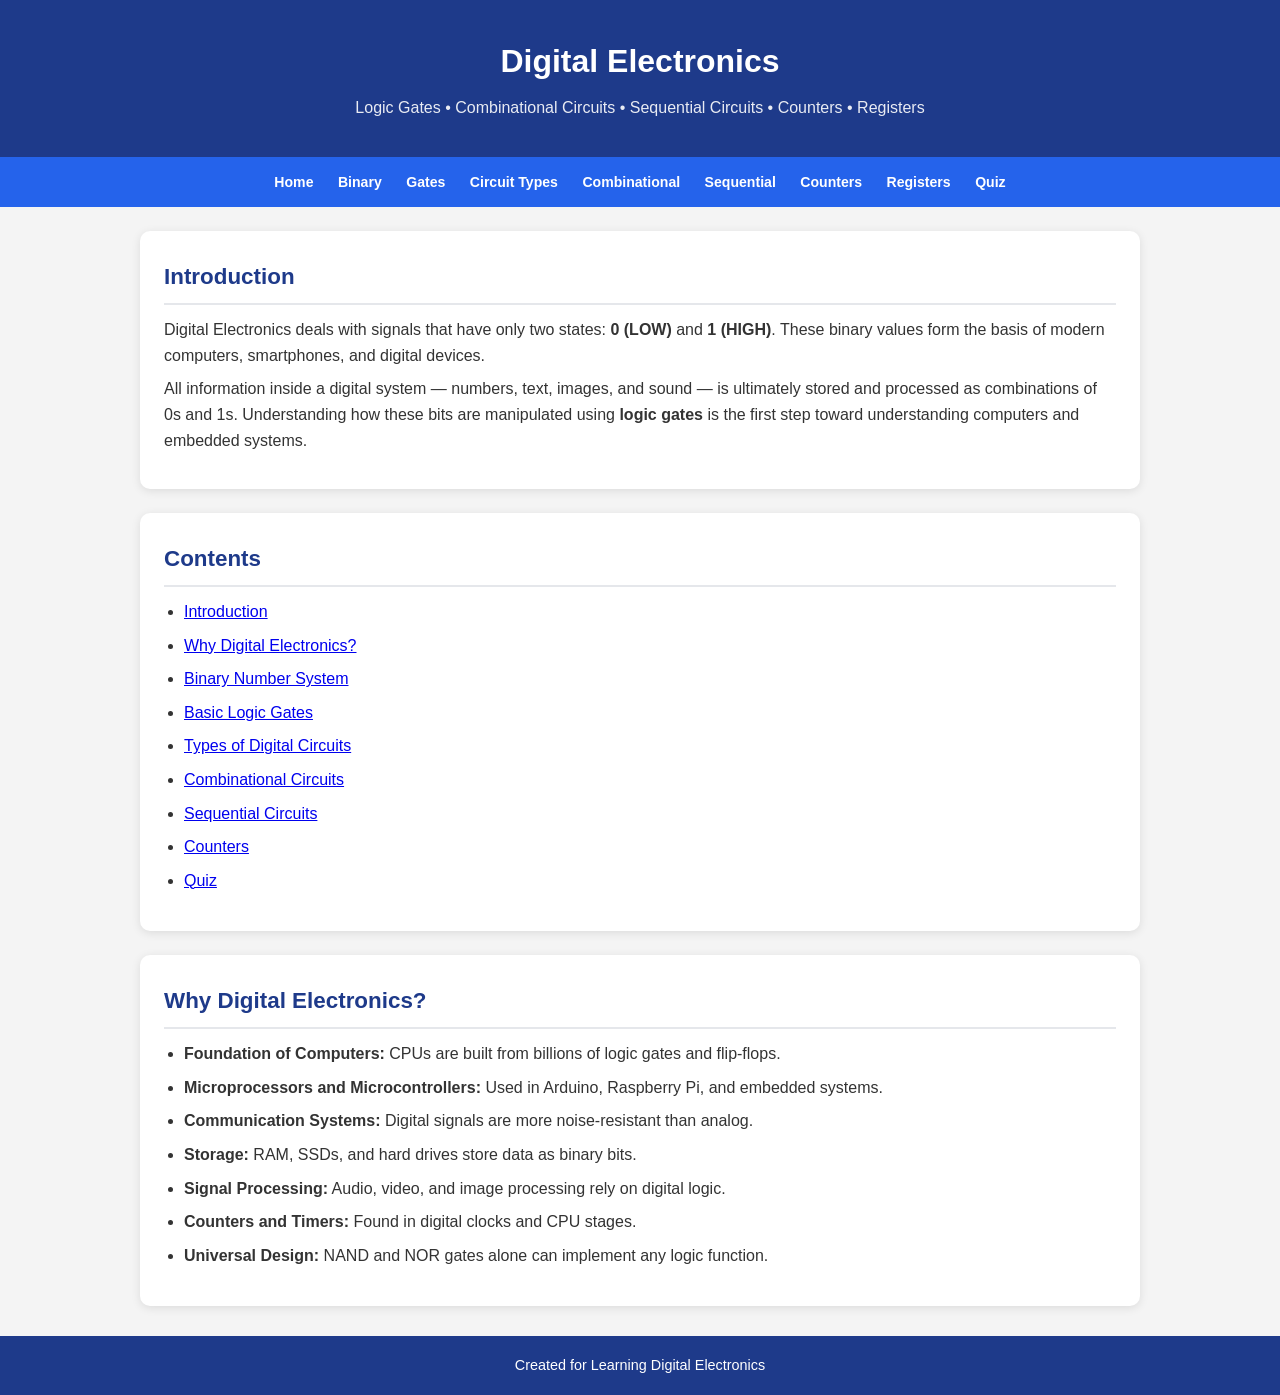
<file: index.html>
<!DOCTYPE html>
<html lang="en">
<head>
  <meta charset="UTF-8" />
  <meta name="viewport" content="width=device-width, initial-scale=1.0" />
  <title>Digital Electronics</title>
  <link rel="stylesheet" href="style.css" />
</head>
<body>
  <header>
    <h1>Digital Electronics</h1>
    <p>Logic Gates • Combinational Circuits • Sequential Circuits • Counters • Registers</p>
  </header>

  <nav aria-label="Main navigation">
    <a href="index.html">Home</a>
    <a href="binary.html">Binary</a>
    <a href="gates.html">Gates</a>
    <a href="circuits.html">Circuit Types</a>
    <a href="combinational.html">Combinational</a>
    <a href="sequential.html">Sequential</a>
    <a href="counters.html">Counters</a>
    <a href="registers.html">Registers</a>
    <a href="quiz.html">Quiz</a>
  </nav>

 <section id="intro">
    <h2>Introduction</h2>
    <p>Digital Electronics deals with signals that have only two states: <strong>0 (LOW)</strong> and <strong>1 (HIGH)</strong>. These binary values form the basis of modern computers, smartphones, and digital devices.</p>
    <p>All information inside a digital system — numbers, text, images, and sound — is ultimately stored and processed as combinations of 0s and 1s. Understanding how these bits are manipulated using <strong>logic gates</strong> is the first step toward understanding computers and embedded systems.</p>
  </section>
  
  <section id="contents">
    <h2>Contents</h2>
    <ul>
      <li><a href="#intro">Introduction</a></li>
      <li><a href="#why">Why Digital Electronics?</a></li>
      <li><a href="binary.html">Binary Number System</a></li>
      <li><a href="gates.html">Basic Logic Gates</a></li>
      <li><a href="circuits.html">Types of Digital Circuits</a></li>
      <li><a href="combinational.html">Combinational Circuits</a></li>
      <li><a href="sequential.html">Sequential Circuits</a></li>
      <li><a href="counters.html">Counters</a></li>
      <li><a href="quiz.html">Quiz</a></li>
    </ul>
  </section>

  <section id="why">
    <h2>Why Digital Electronics?</h2>
    <ul>
      <li><strong>Foundation of Computers:</strong> CPUs are built from billions of logic gates and flip-flops.</li>
      <li><strong>Microprocessors and Microcontrollers:</strong> Used in Arduino, Raspberry Pi, and embedded systems.</li>
      <li><strong>Communication Systems:</strong> Digital signals are more noise-resistant than analog.</li>
      <li><strong>Storage:</strong> RAM, SSDs, and hard drives store data as binary bits.</li>
      <li><strong>Signal Processing:</strong> Audio, video, and image processing rely on digital logic.</li>
      <li><strong>Counters and Timers:</strong> Found in digital clocks and CPU stages.</li>
      <li><strong>Universal Design:</strong> NAND and NOR gates alone can implement any logic function.</li>
    </ul>
  </section>

  <footer class="footer">
    <p>Created for Learning Digital Electronics</p>
  </footer>
</body>
</html>
</file>
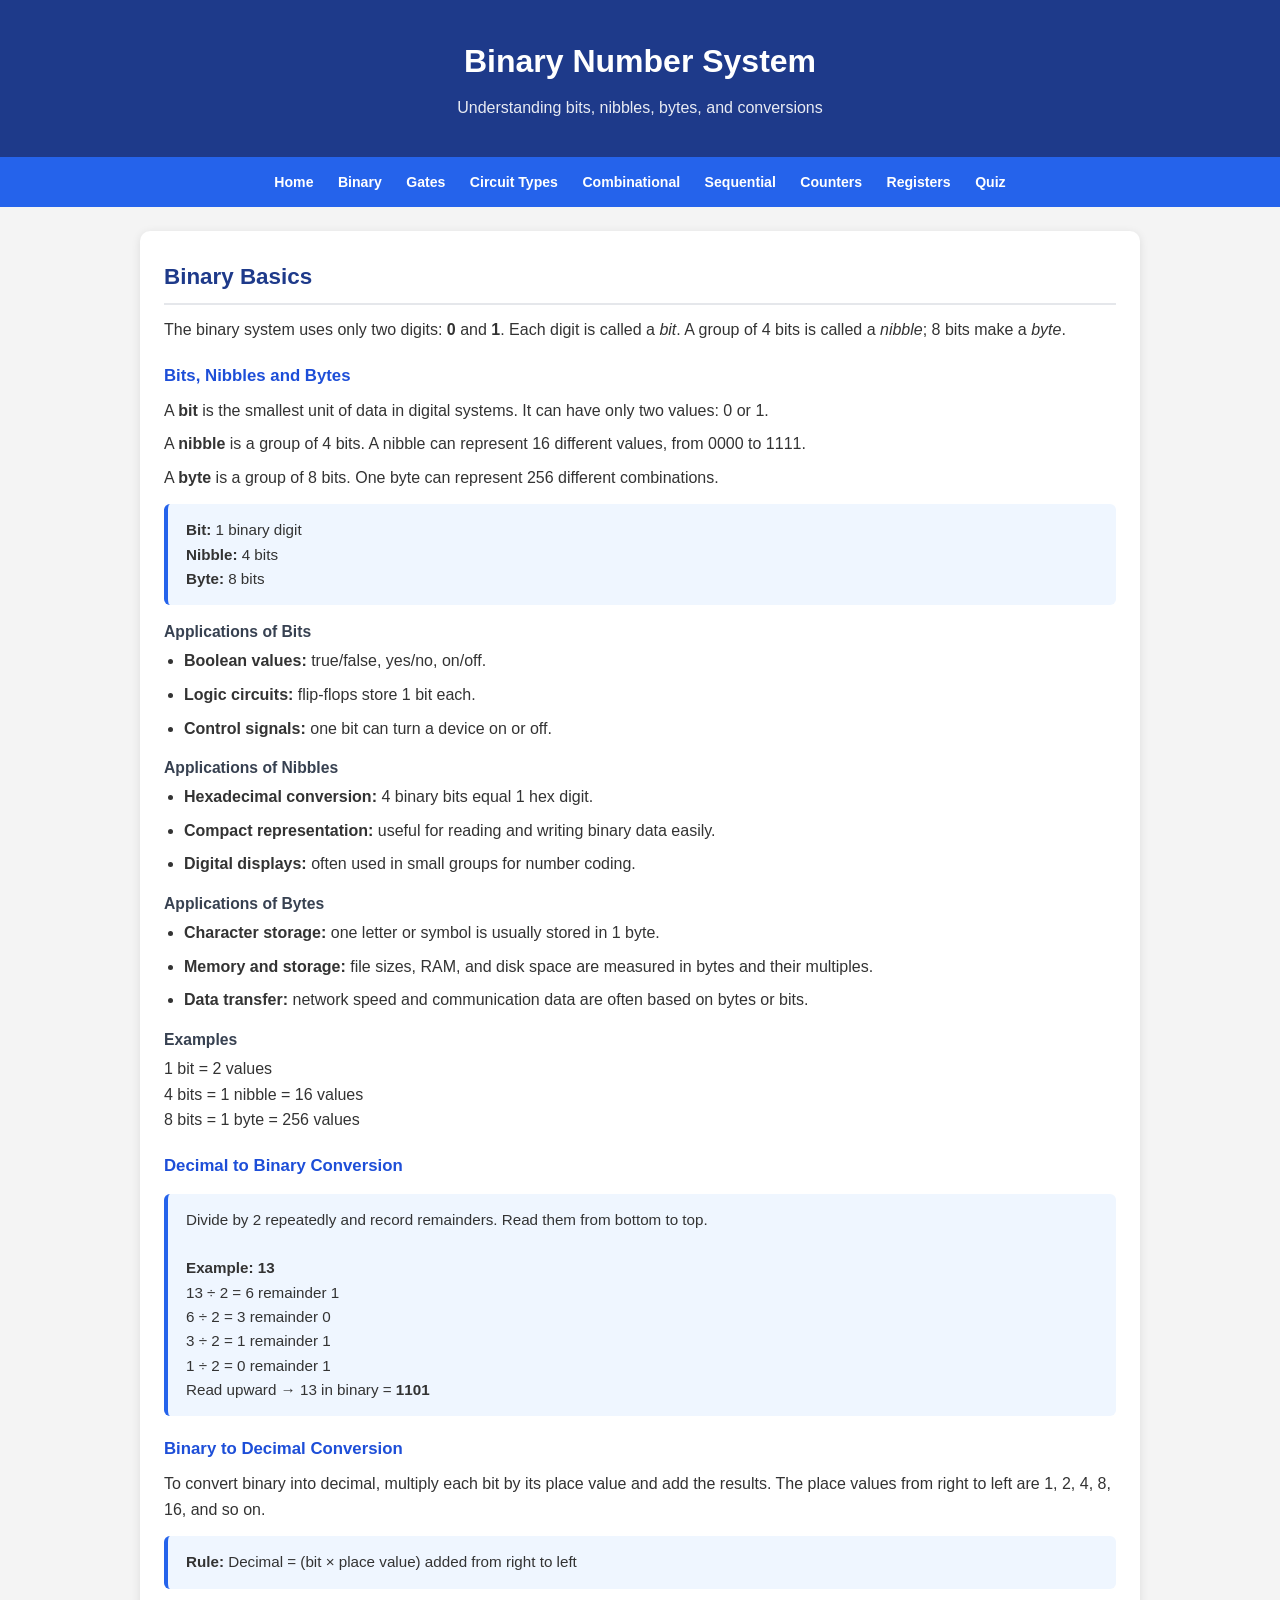
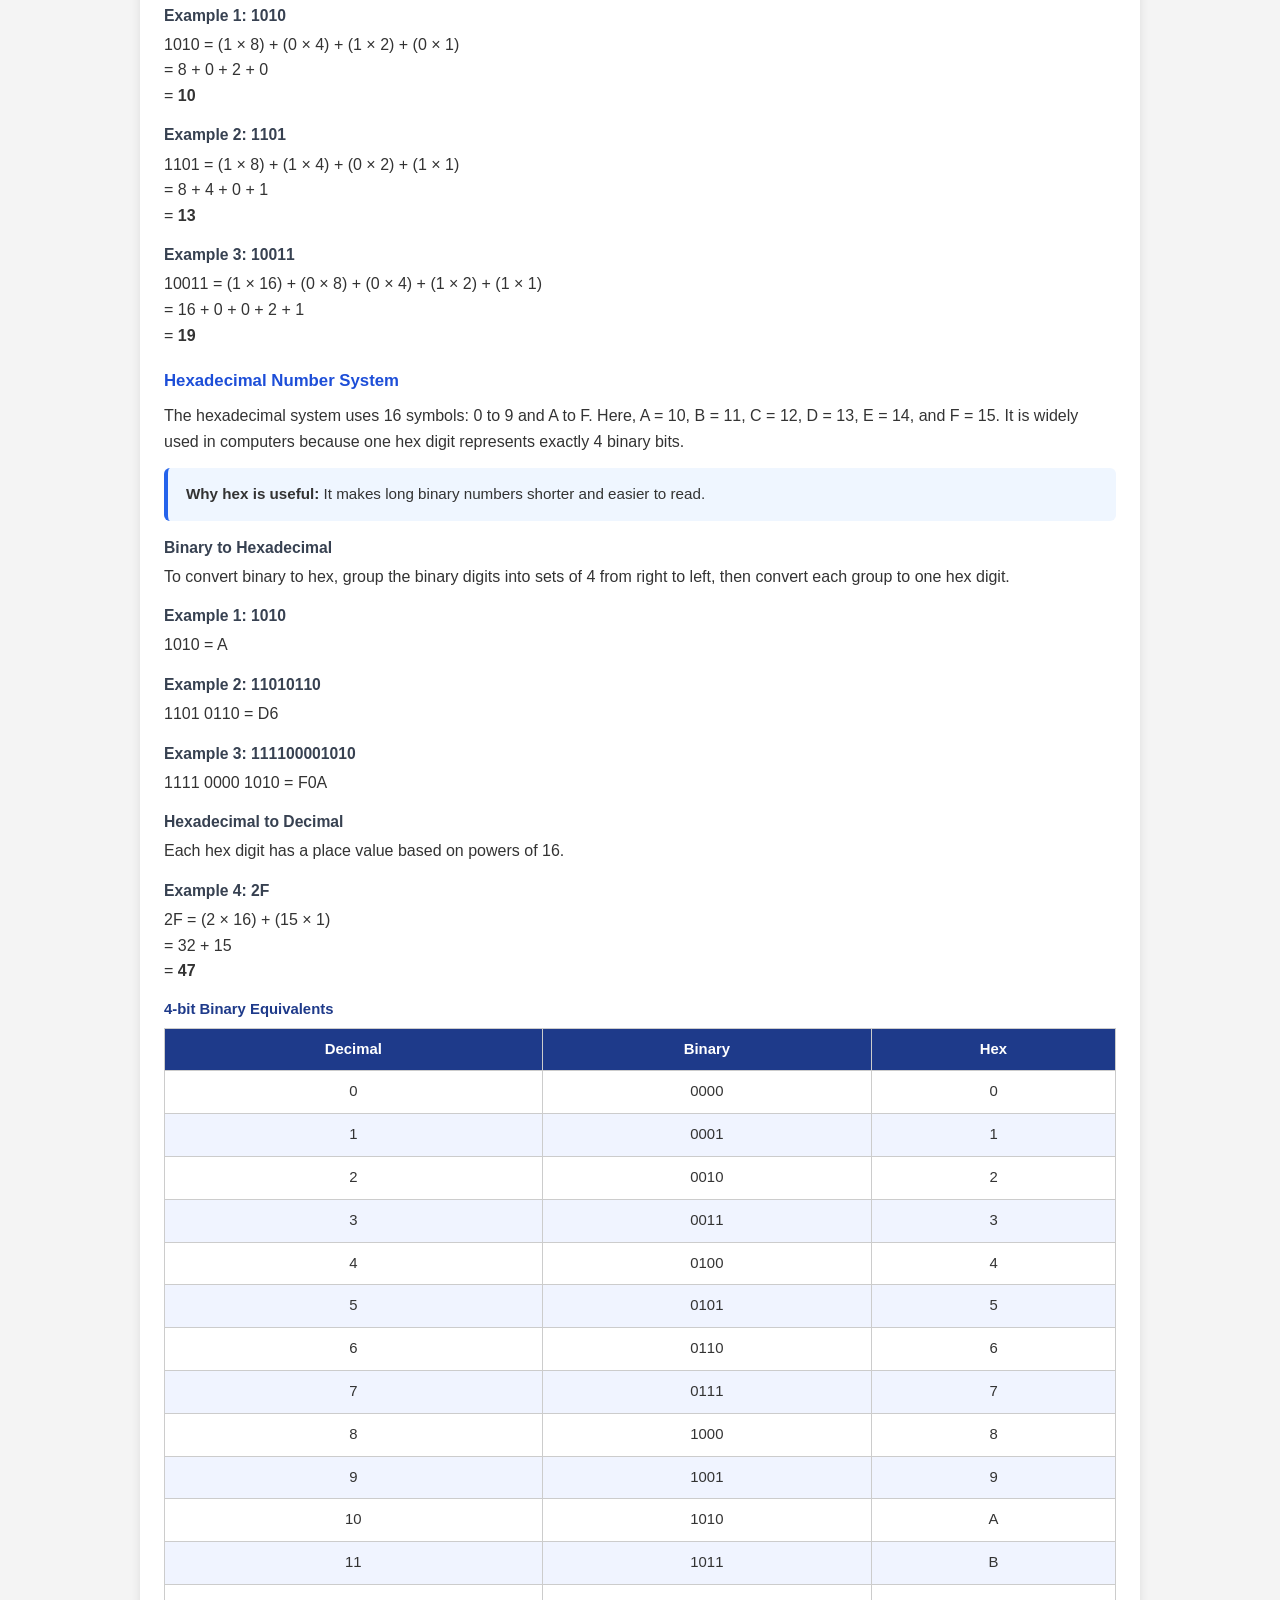
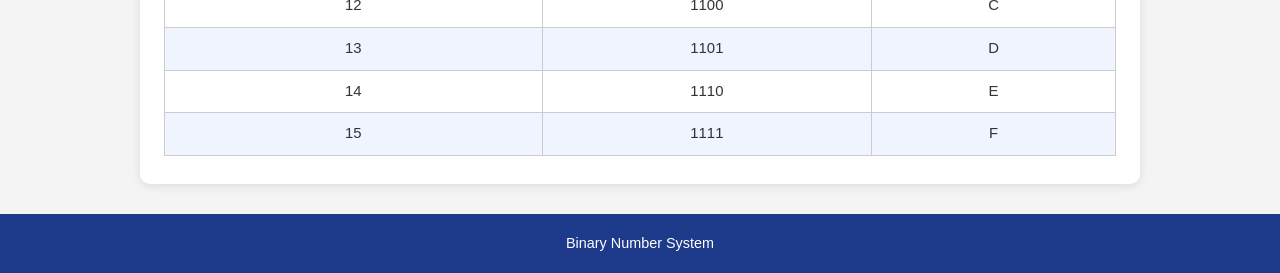
<file: binary.html>
<!DOCTYPE html>
<html lang="en">
<head>
  <meta charset="UTF-8" />
  <meta name="viewport" content="width=device-width, initial-scale=1.0" />
  <title>Binary Number System</title>
  <link rel="stylesheet" href="style.css" />
</head>
<body>
  <header>
    <h1>Binary Number System</h1>
    <p>Understanding bits, nibbles, bytes, and conversions</p>
  </header>

  <nav aria-label="Main navigation">
    <a href="index.html">Home</a>
    <a href="binary.html">Binary</a>
    <a href="gates.html">Gates</a>
    <a href="circuits.html">Circuit Types</a>
    <a href="combinational.html">Combinational</a>
    <a href="sequential.html">Sequential</a>
    <a href="counters.html">Counters</a>
    <a href="registers.html">Registers</a>
    <a href="quiz.html">Quiz</a>
  </nav>

  <section>
    <h2>Binary Basics</h2>
    <p>The binary system uses only two digits: <strong>0</strong> and <strong>1</strong>. Each digit is called a <em>bit</em>. A group of 4 bits is called a <em>nibble</em>; 8 bits make a <em>byte</em>.</p>
<h3>Bits, Nibbles and Bytes</h3>
<p>A <strong>bit</strong> is the smallest unit of data in digital systems. It can have only two values: 0 or 1.</p>

<p>A <strong>nibble</strong> is a group of 4 bits. A nibble can represent 16 different values, from 0000 to 1111.</p>

<p>A <strong>byte</strong> is a group of 8 bits. One byte can represent 256 different combinations.</p>

<div class="info-box">
  <strong>Bit:</strong> 1 binary digit<br>
  <strong>Nibble:</strong> 4 bits<br>
  <strong>Byte:</strong> 8 bits
</div>

<h4>Applications of Bits</h4>
<ul>
  <li><strong>Boolean values:</strong> true/false, yes/no, on/off.</li>
  <li><strong>Logic circuits:</strong> flip-flops store 1 bit each.</li>
  <li><strong>Control signals:</strong> one bit can turn a device on or off.</li>
</ul>

<h4>Applications of Nibbles</h4>
<ul>
  <li><strong>Hexadecimal conversion:</strong> 4 binary bits equal 1 hex digit.</li>
  <li><strong>Compact representation:</strong> useful for reading and writing binary data easily.</li>
  <li><strong>Digital displays:</strong> often used in small groups for number coding.</li>
</ul>

<h4>Applications of Bytes</h4>
<ul>
  <li><strong>Character storage:</strong> one letter or symbol is usually stored in 1 byte.</li>
  <li><strong>Memory and storage:</strong> file sizes, RAM, and disk space are measured in bytes and their multiples.</li>
  <li><strong>Data transfer:</strong> network speed and communication data are often based on bytes or bits.</li>
</ul>

<h4>Examples</h4>
<p>
  1 bit = 2 values<br>
  4 bits = 1 nibble = 16 values<br>
  8 bits = 1 byte = 256 values
</p>

    <h3>Decimal to Binary Conversion</h3>
    <div class="info-box">
      Divide by 2 repeatedly and record remainders. Read them from bottom to top.
      <br /><br />
      <strong>Example: 13</strong><br />
      13 ÷ 2 = 6 remainder 1<br />
      6 ÷ 2 = 3 remainder 0<br />
      3 ÷ 2 = 1 remainder 1<br />
      1 ÷ 2 = 0 remainder 1<br />
      Read upward → 13 in binary = <strong>1101</strong>
    </div>
<h3>Binary to Decimal Conversion</h3>
<p>To convert binary into decimal, multiply each bit by its place value and add the results. The place values from right to left are 1, 2, 4, 8, 16, and so on.</p>

<div class="info-box">
  <strong>Rule:</strong> Decimal = (bit × place value) added from right to left
</div>

<h4>Example 1: 1010</h4>
<p>
  1010 = (1 × 8) + (0 × 4) + (1 × 2) + (0 × 1)<br>
  = 8 + 0 + 2 + 0<br>
  = <strong>10</strong>
</p>

<h4>Example 2: 1101</h4>
<p>
  1101 = (1 × 8) + (1 × 4) + (0 × 2) + (1 × 1)<br>
  = 8 + 4 + 0 + 1<br>
  = <strong>13</strong>
</p>

<h4>Example 3: 10011</h4>
<p>
  10011 = (1 × 16) + (0 × 8) + (0 × 4) + (1 × 2) + (1 × 1)<br>
  = 16 + 0 + 0 + 2 + 1<br>
  = <strong>19</strong>
</p>
<h3>Hexadecimal Number System</h3>
<p>The hexadecimal system uses 16 symbols: 0 to 9 and A to F. Here, A = 10, B = 11, C = 12, D = 13, E = 14, and F = 15. It is widely used in computers because one hex digit represents exactly 4 binary bits.</p>

<div class="info-box">
  <strong>Why hex is useful:</strong> It makes long binary numbers shorter and easier to read.
</div>

<h4>Binary to Hexadecimal</h4>
<p>To convert binary to hex, group the binary digits into sets of 4 from right to left, then convert each group to one hex digit.</p>

<h4>Example 1: 1010</h4>
<p>
  1010 = A
</p>

<h4>Example 2: 11010110</h4>
<p>
  1101 0110 = D6
</p>

<h4>Example 3: 111100001010</h4>
<p>
  1111 0000 1010 = F0A
</p>

<h4>Hexadecimal to Decimal</h4>
<p>Each hex digit has a place value based on powers of 16.</p>

<h4>Example 4: 2F</h4>
<p>
  2F = (2 × 16) + (15 × 1)<br>
  = 32 + 15<br>
  = <strong>47</strong>
</p>

    <div class="table-wrap">
      <table>
        <caption>4-bit Binary Equivalents</caption>
        <thead>
          <tr><th>Decimal</th><th>Binary</th><th>Hex</th></tr>
        </thead>
        <tbody>
          <tr><td>0</td><td>0000</td><td>0</td></tr>
          <tr><td>1</td><td>0001</td><td>1</td></tr>
          <tr><td>2</td><td>0010</td><td>2</td></tr>
          <tr><td>3</td><td>0011</td><td>3</td></tr>
          <tr><td>4</td><td>0100</td><td>4</td></tr>
          <tr><td>5</td><td>0101</td><td>5</td></tr>
          <tr><td>6</td><td>0110</td><td>6</td></tr>
          <tr><td>7</td><td>0111</td><td>7</td></tr>
          <tr><td>8</td><td>1000</td><td>8</td></tr>
          <tr><td>9</td><td>1001</td><td>9</td></tr>
          <tr><td>10</td><td>1010</td><td>A</td></tr>
          <tr><td>11</td><td>1011</td><td>B</td></tr>
          <tr><td>12</td><td>1100</td><td>C</td></tr>
          <tr><td>13</td><td>1101</td><td>D</td></tr>
          <tr><td>14</td><td>1110</td><td>E</td></tr>
          <tr><td>15</td><td>1111</td><td>F</td></tr>
        </tbody>
      </table>
    </div>
  </section>

  <footer class="footer">
    <p>Binary Number System</p>
  </footer>
</body>
</html>
</file>
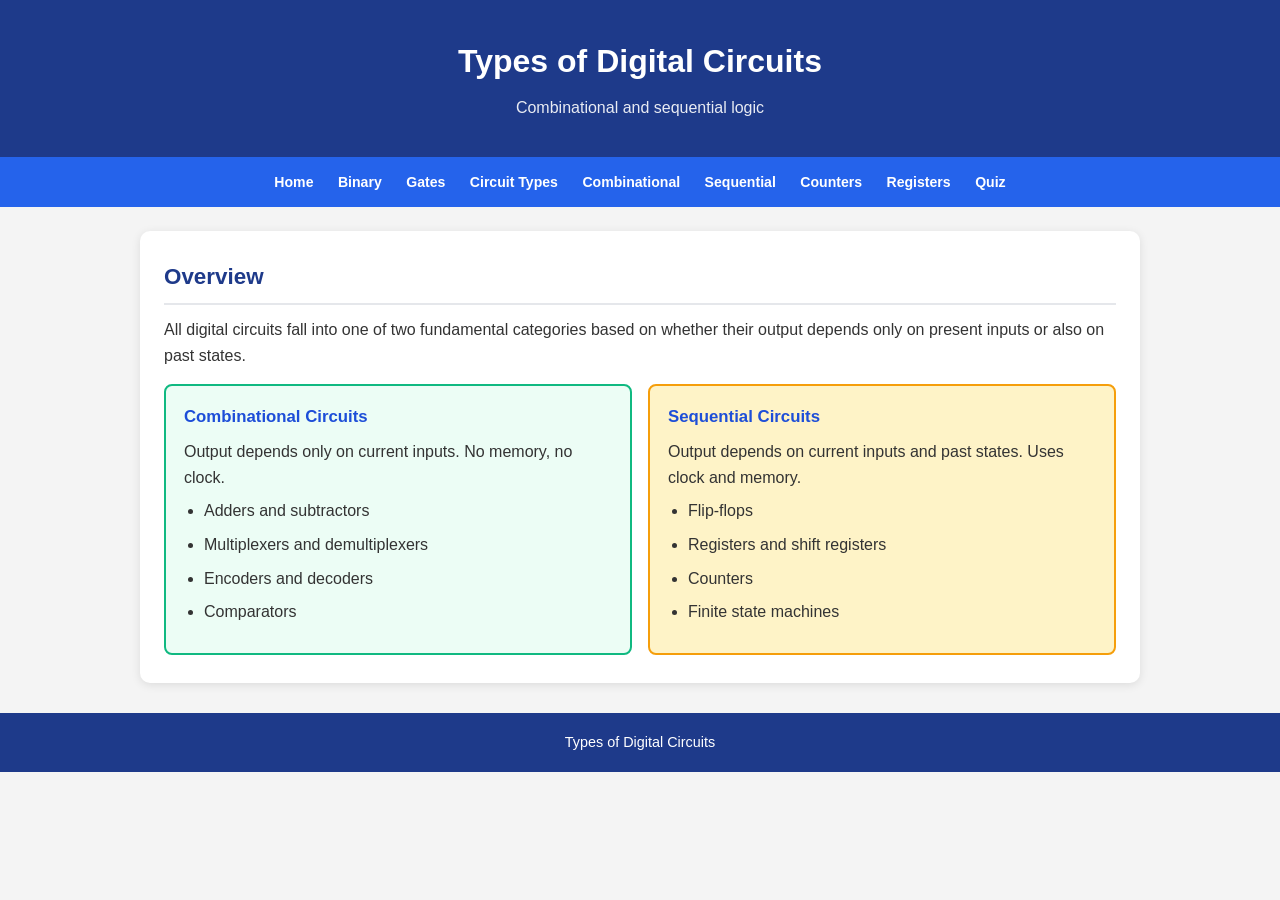
<file: circuits.html>
<!DOCTYPE html>
<html lang="en">
<head>
  <meta charset="UTF-8" />
  <meta name="viewport" content="width=device-width, initial-scale=1.0" />
  <title>Digital Circuit Types</title>
  <link rel="stylesheet" href="style.css" />
</head>
<body>
  <header>
    <h1>Types of Digital Circuits</h1>
    <p>Combinational and sequential logic</p>
  </header>

  <nav aria-label="Main navigation">
    <a href="index.html">Home</a>
    <a href="binary.html">Binary</a>
    <a href="gates.html">Gates</a>
    <a href="circuits.html">Circuit Types</a>
    <a href="combinational.html">Combinational</a>
    <a href="sequential.html">Sequential</a>
    <a href="counters.html">Counters</a>
    <a href="registers.html">Registers</a>
    <a href="quiz.html">Quiz</a>
  </nav>

  <section>
    <h2>Overview</h2>
    <p>All digital circuits fall into one of two fundamental categories based on whether their output depends only on present inputs or also on past states.</p>

    <div class="type-grid">
      <div class="card combinational">
        <h3>Combinational Circuits</h3>
        <p>Output depends only on current inputs. No memory, no clock.</p>
        <ul>
          <li>Adders and subtractors</li>
          <li>Multiplexers and demultiplexers</li>
          <li>Encoders and decoders</li>
          <li>Comparators</li>
        </ul>
      </div>

      <div class="card sequential">
        <h3>Sequential Circuits</h3>
        <p>Output depends on current inputs and past states. Uses clock and memory.</p>
        <ul>
          <li>Flip-flops</li>
          <li>Registers and shift registers</li>
          <li>Counters</li>
          <li>Finite state machines</li>
        </ul>
      </div>
    </div>
  </section>

  <footer class="footer">
    <p>Types of Digital Circuits</p>
  </footer>
</body>
</html>
</file>
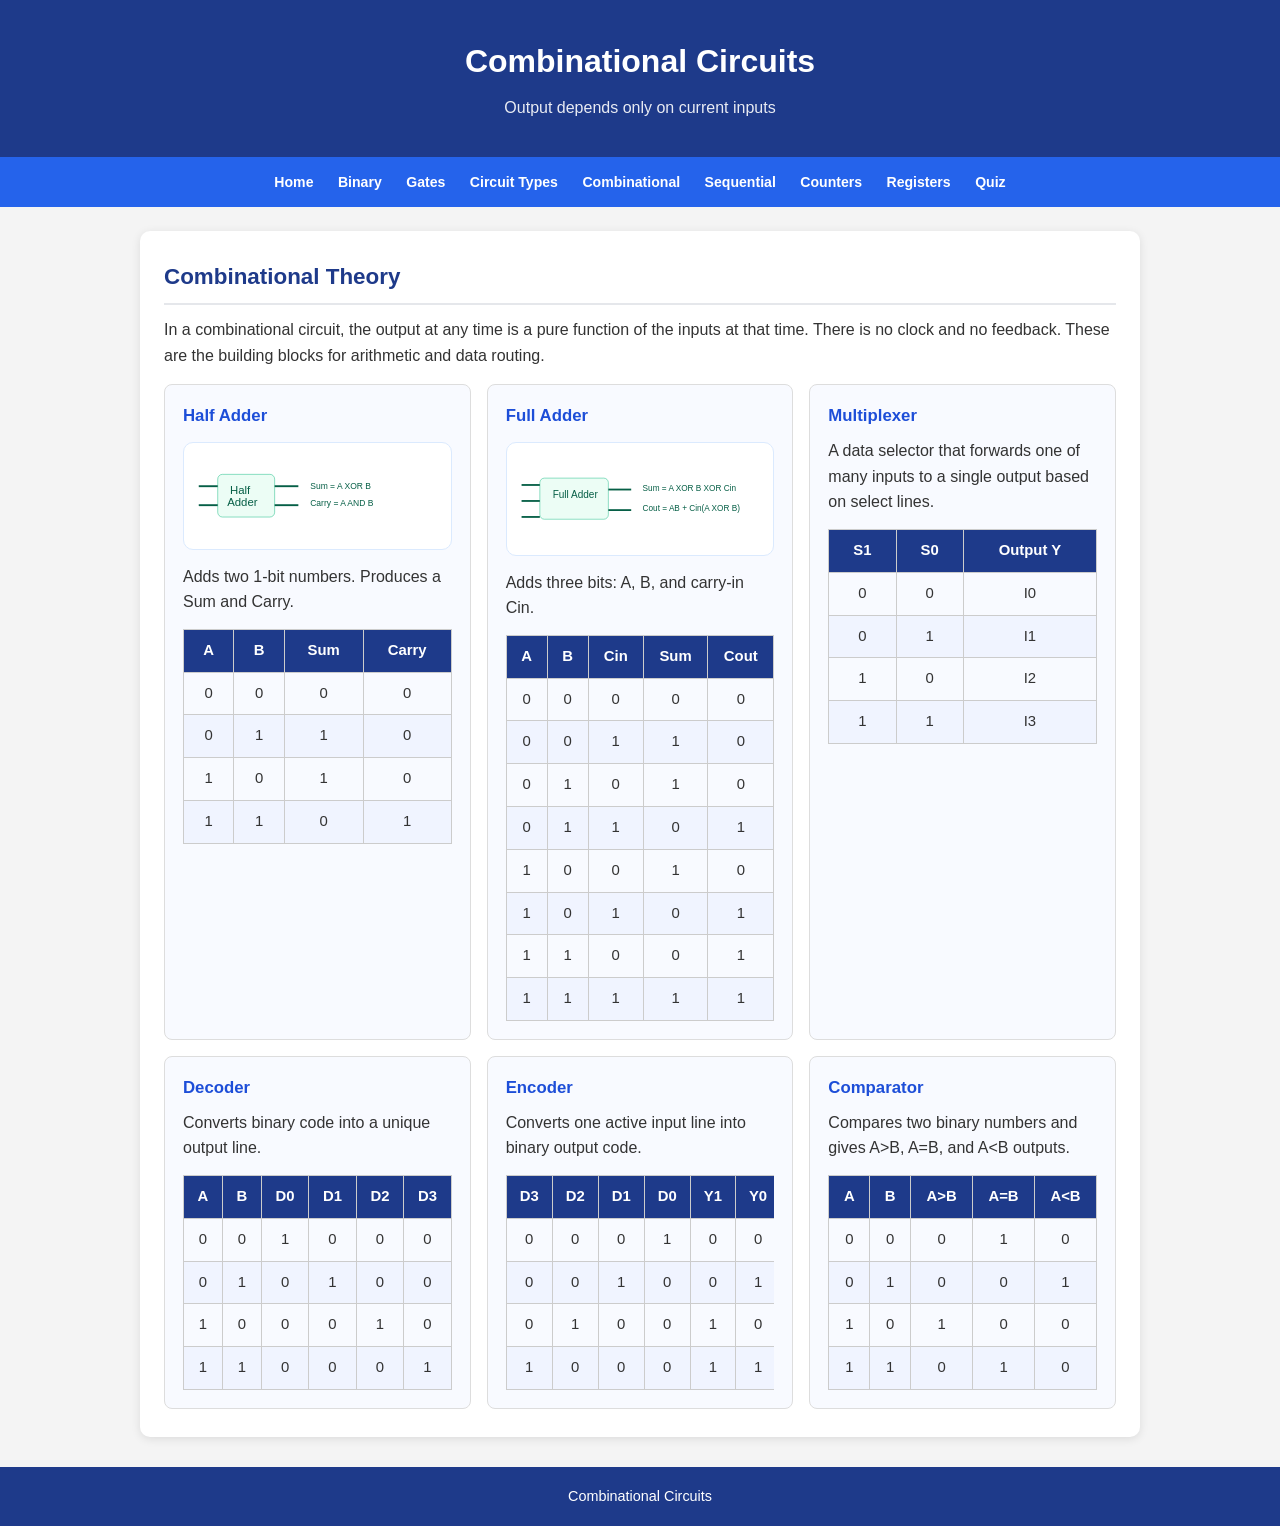
<file: combinational.html>
<!DOCTYPE html>
<html lang="en">
<head>
  <meta charset="UTF-8" />
  <meta name="viewport" content="width=device-width, initial-scale=1.0" />
  <title>Combinational Circuits</title>
  <link rel="stylesheet" href="style.css" />
</head>
<body>
  <header>
    <h1>Combinational Circuits</h1>
    <p>Output depends only on current inputs</p>
  </header>

  <nav aria-label="Main navigation">
    <a href="index.html">Home</a>
    <a href="binary.html">Binary</a>
    <a href="gates.html">Gates</a>
    <a href="circuits.html">Circuit Types</a>
    <a href="combinational.html">Combinational</a>
    <a href="sequential.html">Sequential</a>
    <a href="counters.html">Counters</a>
    <a href="registers.html">Registers</a>
    <a href="quiz.html">Quiz</a>
  </nav>

  <section>
    <h2>Combinational Theory</h2>
    <p>In a combinational circuit, the output at any time is a pure function of the inputs at that time. There is no clock and no feedback. These are the building blocks for arithmetic and data routing.</p>

    <div class="circuit-grid">
      <div class="card">
        <h3>Half Adder</h3>
        <svg class="diagram" viewBox="0 0 520 180">
          <rect x="50" y="45" width="120" height="90" rx="10" fill="#ecfdf5" stroke="#10b981" />
          <text x="76" y="86" font-size="24" fill="#065f46">Half</text>
          <text x="70" y="112" font-size="24" fill="#065f46">Adder</text>
          <line x1="10" y1="70" x2="50" y2="70" stroke="#065f46" stroke-width="4"/>
          <line x1="10" y1="110" x2="50" y2="110" stroke="#065f46" stroke-width="4"/>
          <line x1="170" y1="70" x2="220" y2="70" stroke="#065f46" stroke-width="4"/>
          <line x1="170" y1="110" x2="220" y2="110" stroke="#065f46" stroke-width="4"/>
          <text x="245" y="75" font-size="18" fill="#065f46">Sum = A XOR B</text>
          <text x="245" y="112" font-size="18" fill="#065f46">Carry = A AND B</text>
        </svg>
        <p>Adds two 1-bit numbers. Produces a Sum and Carry.</p>
        <div class="table-wrap">
          <table>
            <thead><tr><th>A</th><th>B</th><th>Sum</th><th>Carry</th></tr></thead>
            <tbody>
              <tr><td>0</td><td>0</td><td>0</td><td>0</td></tr>
              <tr><td>0</td><td>1</td><td>1</td><td>0</td></tr>
              <tr><td>1</td><td>0</td><td>1</td><td>0</td></tr>
              <tr><td>1</td><td>1</td><td>0</td><td>1</td></tr>
            </tbody>
          </table>
        </div>
      </div>

      <div class="card">
        <h3>Full Adder</h3>
        <svg class="diagram" viewBox="0 0 540 200">
          <rect x="50" y="55" width="150" height="90" rx="10" fill="#ecfdf5" stroke="#10b981" />
          <text x="78" y="98" font-size="22" fill="#065f46">Full Adder</text>
          <line x1="10" y1="70" x2="50" y2="70" stroke="#065f46" stroke-width="4"/>
          <line x1="10" y1="105" x2="50" y2="105" stroke="#065f46" stroke-width="4"/>
          <line x1="10" y1="140" x2="50" y2="140" stroke="#065f46" stroke-width="4"/>
          <line x1="200" y1="80" x2="250" y2="80" stroke="#065f46" stroke-width="4"/>
          <line x1="200" y1="125" x2="250" y2="125" stroke="#065f46" stroke-width="4"/>
          <text x="275" y="84" font-size="18" fill="#065f46">Sum = A XOR B XOR Cin</text>
          <text x="275" y="128" font-size="18" fill="#065f46">Cout = AB + Cin(A XOR B)</text>
        </svg>
        <p>Adds three bits: A, B, and carry-in Cin.</p>
        <div class="table-wrap">
          <table>
            <thead><tr><th>A</th><th>B</th><th>Cin</th><th>Sum</th><th>Cout</th></tr></thead>
            <tbody>
              <tr><td>0</td><td>0</td><td>0</td><td>0</td><td>0</td></tr>
              <tr><td>0</td><td>0</td><td>1</td><td>1</td><td>0</td></tr>
              <tr><td>0</td><td>1</td><td>0</td><td>1</td><td>0</td></tr>
              <tr><td>0</td><td>1</td><td>1</td><td>0</td><td>1</td></tr>
              <tr><td>1</td><td>0</td><td>0</td><td>1</td><td>0</td></tr>
              <tr><td>1</td><td>0</td><td>1</td><td>0</td><td>1</td></tr>
              <tr><td>1</td><td>1</td><td>0</td><td>0</td><td>1</td></tr>
              <tr><td>1</td><td>1</td><td>1</td><td>1</td><td>1</td></tr>
            </tbody>
          </table>
        </div>
      </div>

      <div class="card">
        <h3>Multiplexer</h3>
        <p>A data selector that forwards one of many inputs to a single output based on select lines.</p>
        <div class="table-wrap">
          <table>
            <thead><tr><th>S1</th><th>S0</th><th>Output Y</th></tr></thead>
            <tbody>
              <tr><td>0</td><td>0</td><td>I0</td></tr>
              <tr><td>0</td><td>1</td><td>I1</td></tr>
              <tr><td>1</td><td>0</td><td>I2</td></tr>
              <tr><td>1</td><td>1</td><td>I3</td></tr>
            </tbody>
          </table>
        </div>
      </div>

      <div class="card">
        <h3>Decoder</h3>
        <p>Converts binary code into a unique output line.</p>
        <div class="table-wrap">
          <table>
            <thead><tr><th>A</th><th>B</th><th>D0</th><th>D1</th><th>D2</th><th>D3</th></tr></thead>
            <tbody>
              <tr><td>0</td><td>0</td><td>1</td><td>0</td><td>0</td><td>0</td></tr>
              <tr><td>0</td><td>1</td><td>0</td><td>1</td><td>0</td><td>0</td></tr>
              <tr><td>1</td><td>0</td><td>0</td><td>0</td><td>1</td><td>0</td></tr>
              <tr><td>1</td><td>1</td><td>0</td><td>0</td><td>0</td><td>1</td></tr>
            </tbody>
          </table>
        </div>
      </div>

      <div class="card">
        <h3>Encoder</h3>
        <p>Converts one active input line into binary output code.</p>
        <div class="table-wrap">
          <table>
            <thead><tr><th>D3</th><th>D2</th><th>D1</th><th>D0</th><th>Y1</th><th>Y0</th></tr></thead>
            <tbody>
              <tr><td>0</td><td>0</td><td>0</td><td>1</td><td>0</td><td>0</td></tr>
              <tr><td>0</td><td>0</td><td>1</td><td>0</td><td>0</td><td>1</td></tr>
              <tr><td>0</td><td>1</td><td>0</td><td>0</td><td>1</td><td>0</td></tr>
              <tr><td>1</td><td>0</td><td>0</td><td>0</td><td>1</td><td>1</td></tr>
            </tbody>
          </table>
        </div>
      </div>

      <div class="card">
        <h3>Comparator</h3>
        <p>Compares two binary numbers and gives A&gt;B, A=B, and A&lt;B outputs.</p>
        <div class="table-wrap">
          <table>
            <thead><tr><th>A</th><th>B</th><th>A&gt;B</th><th>A=B</th><th>A&lt;B</th></tr></thead>
            <tbody>
              <tr><td>0</td><td>0</td><td>0</td><td>1</td><td>0</td></tr>
              <tr><td>0</td><td>1</td><td>0</td><td>0</td><td>1</td></tr>
              <tr><td>1</td><td>0</td><td>1</td><td>0</td><td>0</td></tr>
              <tr><td>1</td><td>1</td><td>0</td><td>1</td><td>0</td></tr>
            </tbody>
          </table>
        </div>
      </div>
    </div>
  </section>

  <footer class="footer">
    <p>Combinational Circuits</p>
  </footer>
</body>
</html>
</file>
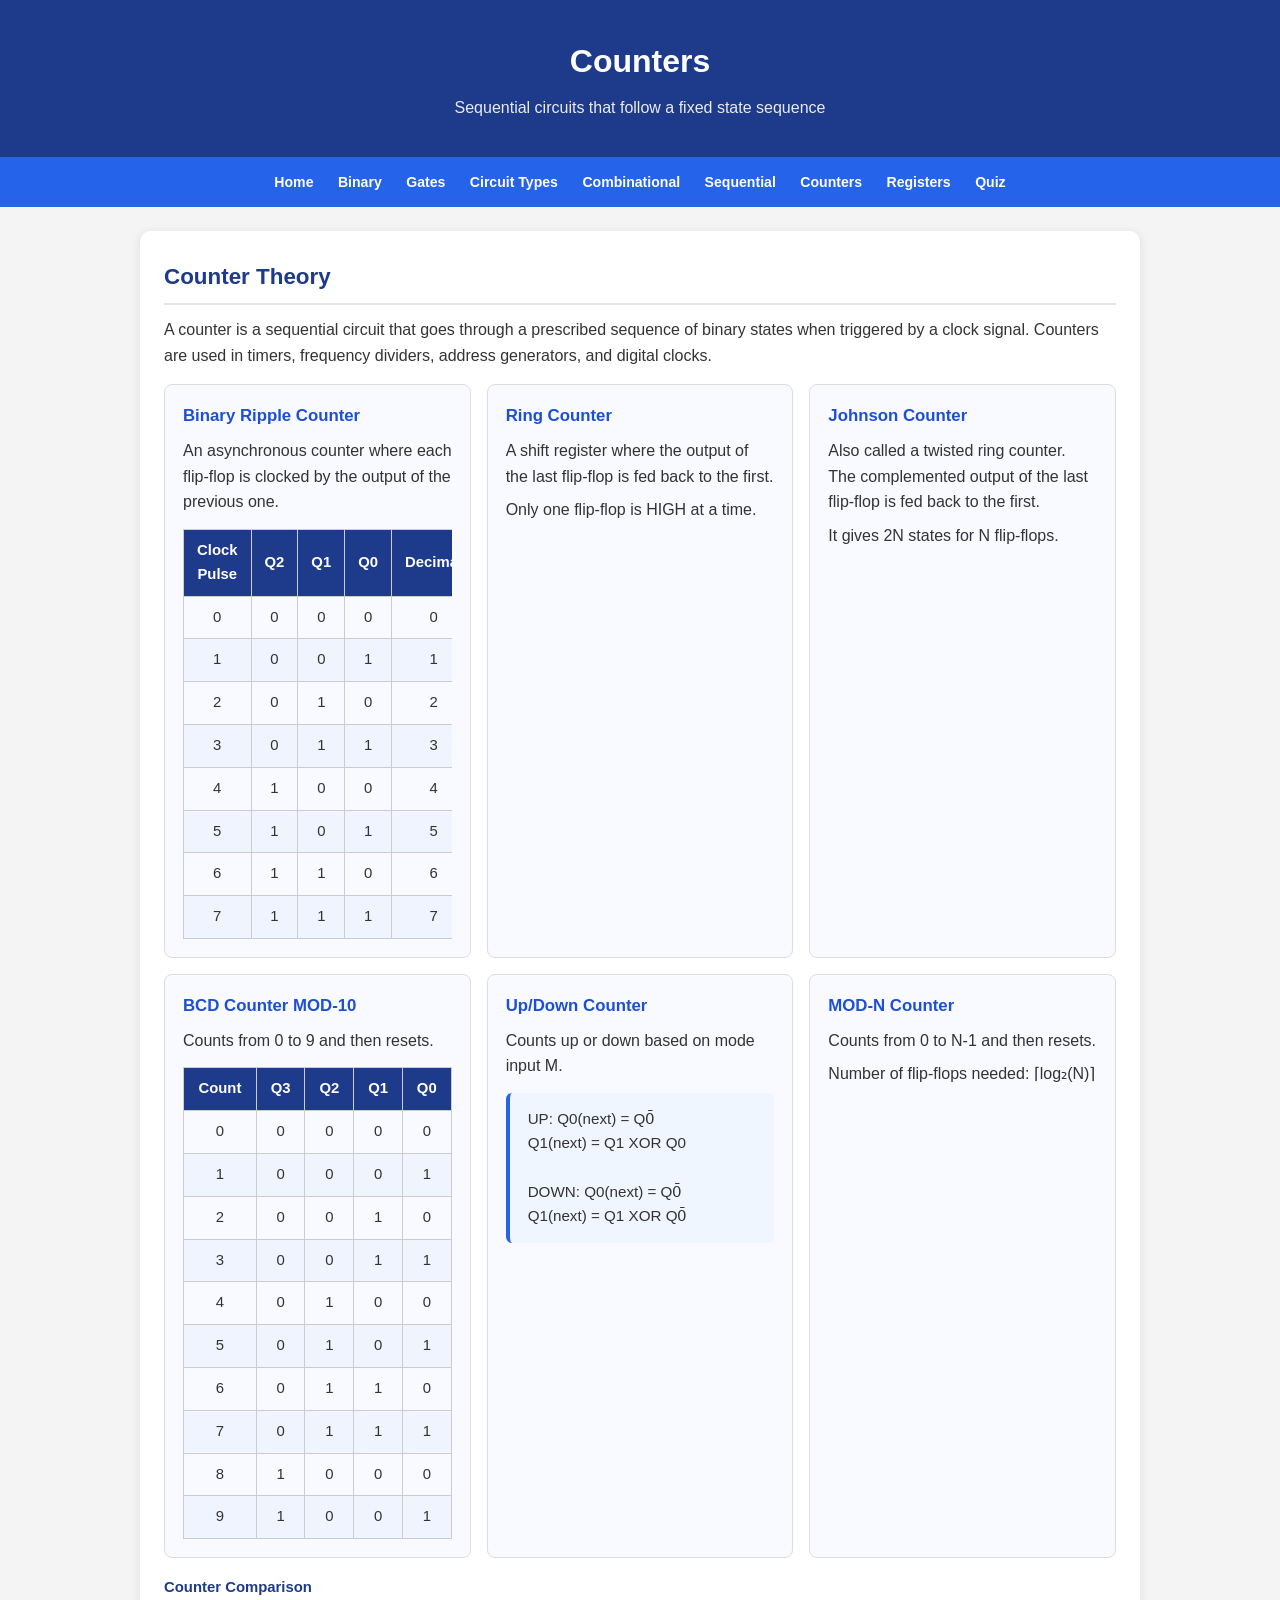
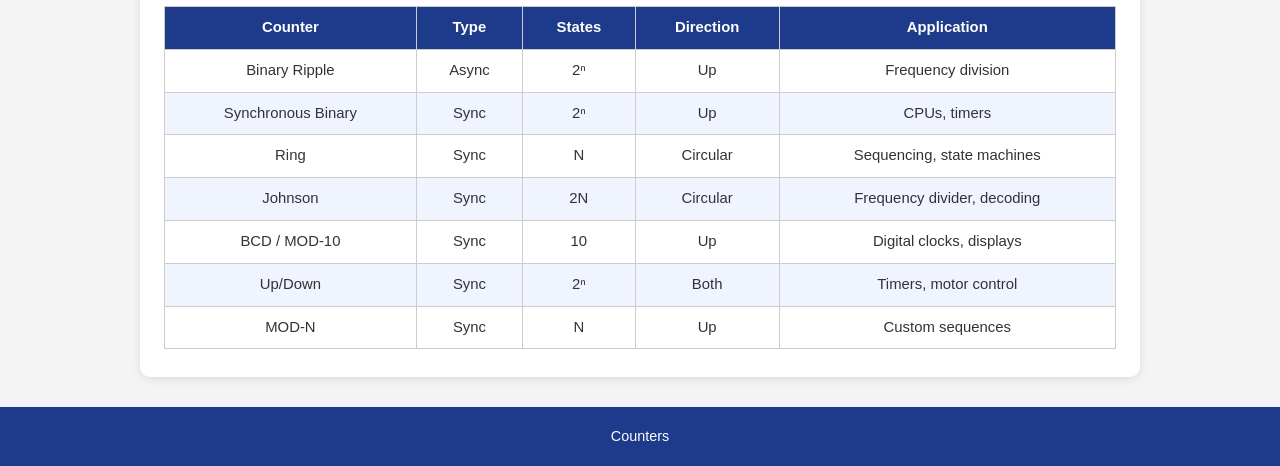
<file: counters.html>
<!DOCTYPE html>
<html lang="en">
<head>
  <meta charset="UTF-8" />
  <meta name="viewport" content="width=device-width, initial-scale=1.0" />
  <title>Counters</title>
  <link rel="stylesheet" href="style.css" />
</head>
<body>
  <header>
    <h1>Counters</h1>
    <p>Sequential circuits that follow a fixed state sequence</p>
  </header>

  <nav aria-label="Main navigation">
    <a href="index.html">Home</a>
    <a href="binary.html">Binary</a>
    <a href="gates.html">Gates</a>
    <a href="circuits.html">Circuit Types</a>
    <a href="combinational.html">Combinational</a>
    <a href="sequential.html">Sequential</a>
    <a href="counters.html">Counters</a>
    <a href="registers.html">Registers</a>
    <a href="quiz.html">Quiz</a>
  </nav>

  <section>
    <h2>Counter Theory</h2>
    <p>A counter is a sequential circuit that goes through a prescribed sequence of binary states when triggered by a clock signal. Counters are used in timers, frequency dividers, address generators, and digital clocks.</p>

    <div class="counter-grid">
      <div class="card">
        <h3>Binary Ripple Counter</h3>
        <p>An asynchronous counter where each flip-flop is clocked by the output of the previous one.</p>
        <div class="table-wrap">
          <table>
            <thead><tr><th>Clock Pulse</th><th>Q2</th><th>Q1</th><th>Q0</th><th>Decimal</th></tr></thead>
            <tbody>
              <tr><td>0</td><td>0</td><td>0</td><td>0</td><td>0</td></tr>
              <tr><td>1</td><td>0</td><td>0</td><td>1</td><td>1</td></tr>
              <tr><td>2</td><td>0</td><td>1</td><td>0</td><td>2</td></tr>
              <tr><td>3</td><td>0</td><td>1</td><td>1</td><td>3</td></tr>
              <tr><td>4</td><td>1</td><td>0</td><td>0</td><td>4</td></tr>
              <tr><td>5</td><td>1</td><td>0</td><td>1</td><td>5</td></tr>
              <tr><td>6</td><td>1</td><td>1</td><td>0</td><td>6</td></tr>
              <tr><td>7</td><td>1</td><td>1</td><td>1</td><td>7</td></tr>
            </tbody>
          </table>
        </div>
      </div>

      <div class="card">
        <h3>Ring Counter</h3>
        <p>A shift register where the output of the last flip-flop is fed back to the first.</p>
        <p>Only one flip-flop is HIGH at a time.</p>
      </div>

      <div class="card">
        <h3>Johnson Counter</h3>
        <p>Also called a twisted ring counter. The complemented output of the last flip-flop is fed back to the first.</p>
        <p>It gives 2N states for N flip-flops.</p>
      </div>

      <div class="card">
        <h3>BCD Counter MOD-10</h3>
        <p>Counts from 0 to 9 and then resets.</p>
        <div class="table-wrap">
          <table>
            <thead><tr><th>Count</th><th>Q3</th><th>Q2</th><th>Q1</th><th>Q0</th></tr></thead>
            <tbody>
              <tr><td>0</td><td>0</td><td>0</td><td>0</td><td>0</td></tr>
              <tr><td>1</td><td>0</td><td>0</td><td>0</td><td>1</td></tr>
              <tr><td>2</td><td>0</td><td>0</td><td>1</td><td>0</td></tr>
              <tr><td>3</td><td>0</td><td>0</td><td>1</td><td>1</td></tr>
              <tr><td>4</td><td>0</td><td>1</td><td>0</td><td>0</td></tr>
              <tr><td>5</td><td>0</td><td>1</td><td>0</td><td>1</td></tr>
              <tr><td>6</td><td>0</td><td>1</td><td>1</td><td>0</td></tr>
              <tr><td>7</td><td>0</td><td>1</td><td>1</td><td>1</td></tr>
              <tr><td>8</td><td>1</td><td>0</td><td>0</td><td>0</td></tr>
              <tr><td>9</td><td>1</td><td>0</td><td>0</td><td>1</td></tr>
            </tbody>
          </table>
        </div>
      </div>

      <div class="card">
        <h3>Up/Down Counter</h3>
        <p>Counts up or down based on mode input M.</p>
        <div class="info-box">
          UP: Q0(next) = Q0̄<br />
          Q1(next) = Q1 XOR Q0<br /><br />
          DOWN: Q0(next) = Q0̄<br />
          Q1(next) = Q1 XOR Q0̄
        </div>
      </div>

      <div class="card">
        <h3>MOD-N Counter</h3>
        <p>Counts from 0 to N-1 and then resets.</p>
        <p>Number of flip-flops needed: ⌈log₂(N)⌉</p>
      </div>
    </div>

    <div class="table-wrap" style="margin-top: 18px;">
      <table>
        <caption>Counter Comparison</caption>
        <thead>
          <tr><th>Counter</th><th>Type</th><th>States</th><th>Direction</th><th>Application</th></tr>
        </thead>
        <tbody>
          <tr><td>Binary Ripple</td><td>Async</td><td>2ⁿ</td><td>Up</td><td>Frequency division</td></tr>
          <tr><td>Synchronous Binary</td><td>Sync</td><td>2ⁿ</td><td>Up</td><td>CPUs, timers</td></tr>
          <tr><td>Ring</td><td>Sync</td><td>N</td><td>Circular</td><td>Sequencing, state machines</td></tr>
          <tr><td>Johnson</td><td>Sync</td><td>2N</td><td>Circular</td><td>Frequency divider, decoding</td></tr>
          <tr><td>BCD / MOD-10</td><td>Sync</td><td>10</td><td>Up</td><td>Digital clocks, displays</td></tr>
          <tr><td>Up/Down</td><td>Sync</td><td>2ⁿ</td><td>Both</td><td>Timers, motor control</td></tr>
          <tr><td>MOD-N</td><td>Sync</td><td>N</td><td>Up</td><td>Custom sequences</td></tr>
        </tbody>
      </table>
    </div>
  </section>

  <footer class="footer">
    <p>Counters</p>
  </footer>
</body>
</html>
</file>
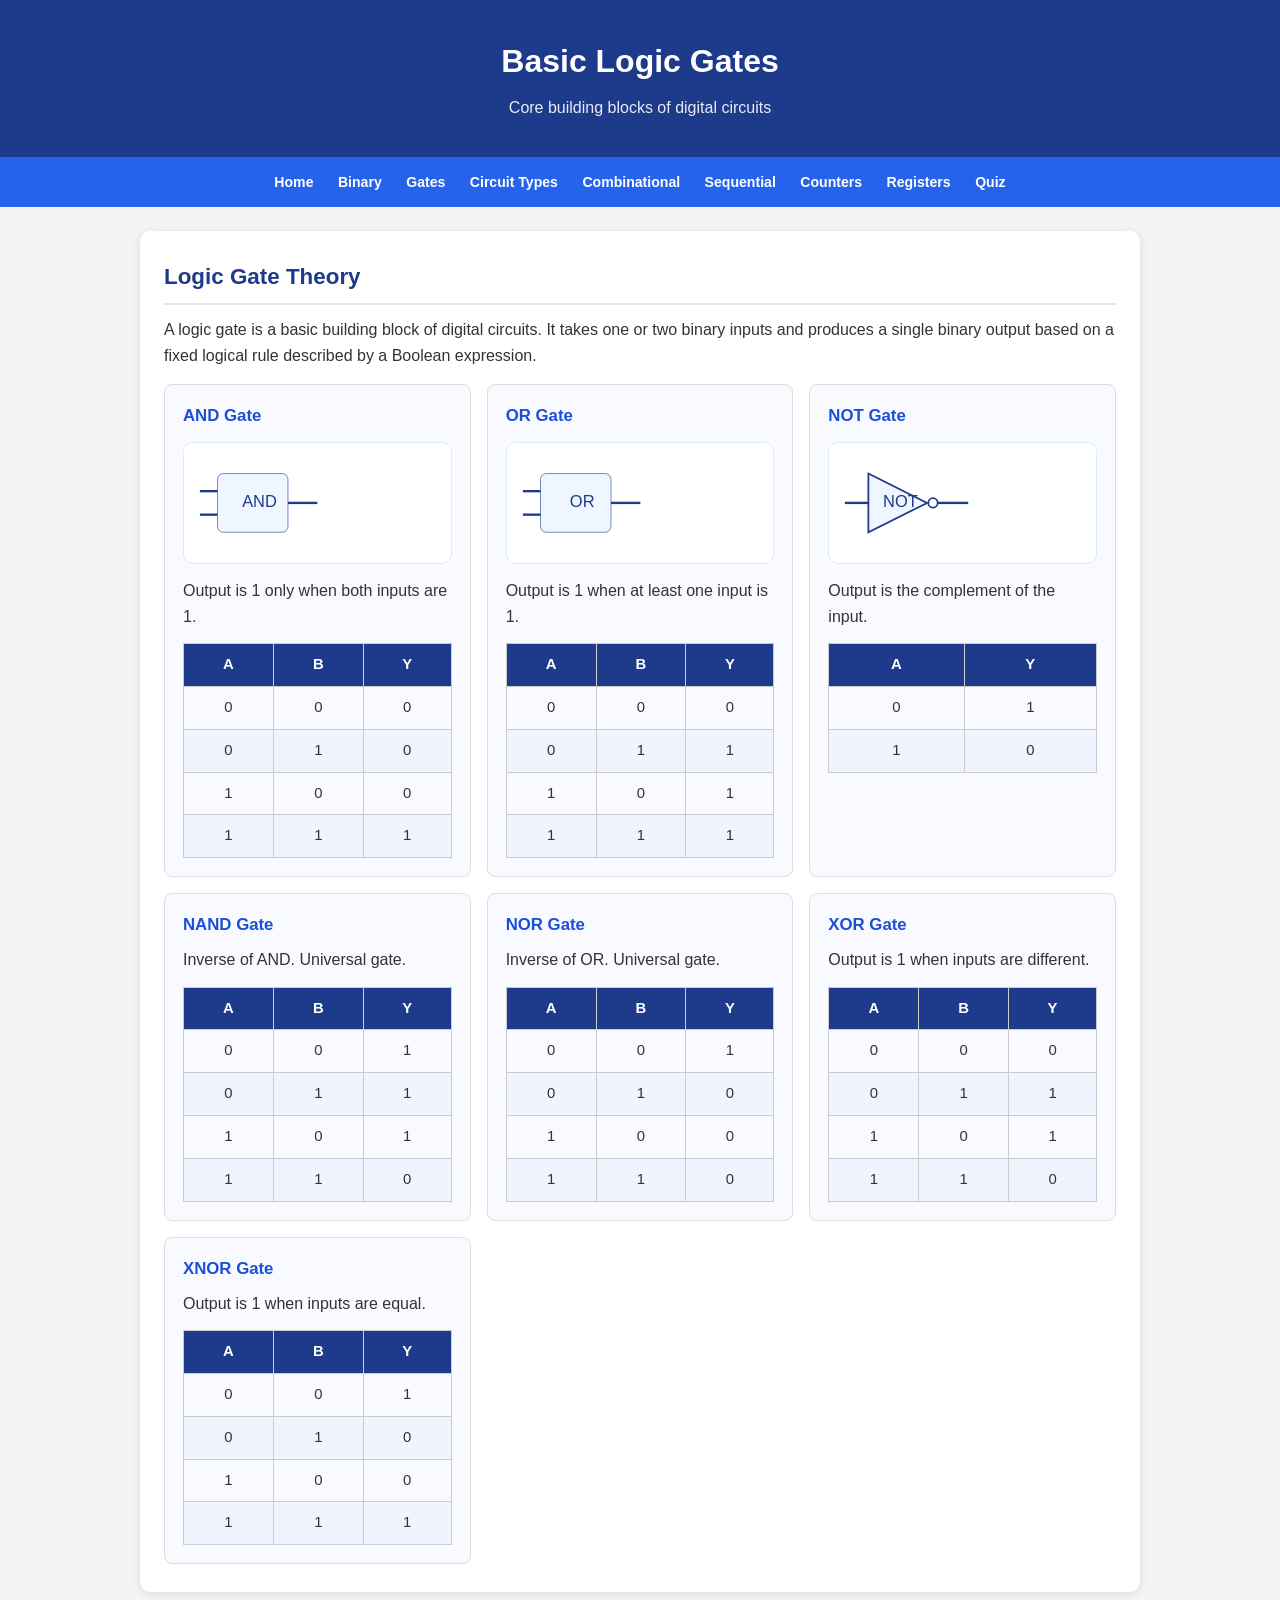
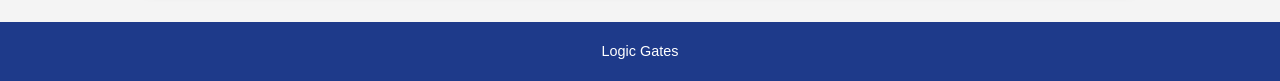
<file: gates.html>
<!DOCTYPE html>
<html lang="en">
<head>
  <meta charset="UTF-8" />
  <meta name="viewport" content="width=device-width, initial-scale=1.0" />
  <title>Logic Gates</title>
  <link rel="stylesheet" href="style.css" />
</head>
<body>
  <header>
    <h1>Basic Logic Gates</h1>
    <p>Core building blocks of digital circuits</p>
  </header>

  <nav aria-label="Main navigation">
    <a href="index.html">Home</a>
    <a href="binary.html">Binary</a>
    <a href="gates.html">Gates</a>
    <a href="circuits.html">Circuit Types</a>
    <a href="combinational.html">Combinational</a>
    <a href="sequential.html">Sequential</a>
    <a href="counters.html">Counters</a>
    <a href="registers.html">Registers</a>
    <a href="quiz.html">Quiz</a>
  </nav>

  <section>
    <h2>Logic Gate Theory</h2>
    <p>A logic gate is a basic building block of digital circuits. It takes one or two binary inputs and produces a single binary output based on a fixed logical rule described by a Boolean expression.</p>

    <div class="gate-grid">
      <div class="card">
        <h3>AND Gate</h3>
        <svg class="diagram" viewBox="0 0 420 170">
          <rect x="40" y="35" width="120" height="100" rx="10" fill="#eff6ff" stroke="#1e3a8a" />
          <line x1="40" y1="65" x2="10" y2="65" stroke="#1e3a8a" stroke-width="4"/>
          <line x1="40" y1="105" x2="10" y2="105" stroke="#1e3a8a" stroke-width="4"/>
          <line x1="160" y1="85" x2="210" y2="85" stroke="#1e3a8a" stroke-width="4"/>
          <text x="82" y="92" font-size="28" fill="#1e3a8a">AND</text>
        </svg>
        <p>Output is 1 only when both inputs are 1.</p>
        <div class="table-wrap">
          <table>
            <thead><tr><th>A</th><th>B</th><th>Y</th></tr></thead>
            <tbody>
              <tr><td>0</td><td>0</td><td>0</td></tr>
              <tr><td>0</td><td>1</td><td>0</td></tr>
              <tr><td>1</td><td>0</td><td>0</td></tr>
              <tr><td>1</td><td>1</td><td>1</td></tr>
            </tbody>
          </table>
        </div>
      </div>

      <div class="card">
        <h3>OR Gate</h3>
        <svg class="diagram" viewBox="0 0 420 170">
          <rect x="40" y="35" width="120" height="100" rx="10" fill="#eff6ff" stroke="#1e3a8a" />
          <line x1="40" y1="65" x2="10" y2="65" stroke="#1e3a8a" stroke-width="4"/>
          <line x1="40" y1="105" x2="10" y2="105" stroke="#1e3a8a" stroke-width="4"/>
          <line x1="160" y1="85" x2="210" y2="85" stroke="#1e3a8a" stroke-width="4"/>
          <text x="90" y="92" font-size="28" fill="#1e3a8a">OR</text>
        </svg>
        <p>Output is 1 when at least one input is 1.</p>
        <div class="table-wrap">
          <table>
            <thead><tr><th>A</th><th>B</th><th>Y</th></tr></thead>
            <tbody>
              <tr><td>0</td><td>0</td><td>0</td></tr>
              <tr><td>0</td><td>1</td><td>1</td></tr>
              <tr><td>1</td><td>0</td><td>1</td></tr>
              <tr><td>1</td><td>1</td><td>1</td></tr>
            </tbody>
          </table>
        </div>
      </div>

      <div class="card">
        <h3>NOT Gate</h3>
        <svg class="diagram" viewBox="0 0 420 170">
          <polygon points="50,35 150,85 50,135" fill="#eff6ff" stroke="#1e3a8a" stroke-width="3"/>
          <circle cx="160" cy="85" r="8" fill="white" stroke="#1e3a8a" stroke-width="3"/>
          <line x1="10" y1="85" x2="50" y2="85" stroke="#1e3a8a" stroke-width="4"/>
          <line x1="168" y1="85" x2="220" y2="85" stroke="#1e3a8a" stroke-width="4"/>
          <text x="75" y="92" font-size="28" fill="#1e3a8a">NOT</text>
        </svg>
        <p>Output is the complement of the input.</p>
        <div class="table-wrap">
          <table>
            <thead><tr><th>A</th><th>Y</th></tr></thead>
            <tbody>
              <tr><td>0</td><td>1</td></tr>
              <tr><td>1</td><td>0</td></tr>
            </tbody>
          </table>
        </div>
      </div>

      <div class="card">
        <h3>NAND Gate</h3>
        <p>Inverse of AND. Universal gate.</p>
        <div class="table-wrap">
          <table>
            <thead><tr><th>A</th><th>B</th><th>Y</th></tr></thead>
            <tbody>
              <tr><td>0</td><td>0</td><td>1</td></tr>
              <tr><td>0</td><td>1</td><td>1</td></tr>
              <tr><td>1</td><td>0</td><td>1</td></tr>
              <tr><td>1</td><td>1</td><td>0</td></tr>
            </tbody>
          </table>
        </div>
      </div>

      <div class="card">
        <h3>NOR Gate</h3>
        <p>Inverse of OR. Universal gate.</p>
        <div class="table-wrap">
          <table>
            <thead><tr><th>A</th><th>B</th><th>Y</th></tr></thead>
            <tbody>
              <tr><td>0</td><td>0</td><td>1</td></tr>
              <tr><td>0</td><td>1</td><td>0</td></tr>
              <tr><td>1</td><td>0</td><td>0</td></tr>
              <tr><td>1</td><td>1</td><td>0</td></tr>
            </tbody>
          </table>
        </div>
      </div>

      <div class="card">
        <h3>XOR Gate</h3>
        <p>Output is 1 when inputs are different.</p>
        <div class="table-wrap">
          <table>
            <thead><tr><th>A</th><th>B</th><th>Y</th></tr></thead>
            <tbody>
              <tr><td>0</td><td>0</td><td>0</td></tr>
              <tr><td>0</td><td>1</td><td>1</td></tr>
              <tr><td>1</td><td>0</td><td>1</td></tr>
              <tr><td>1</td><td>1</td><td>0</td></tr>
            </tbody>
          </table>
        </div>
      </div>

      <div class="card">
        <h3>XNOR Gate</h3>
        <p>Output is 1 when inputs are equal.</p>
        <div class="table-wrap">
          <table>
            <thead><tr><th>A</th><th>B</th><th>Y</th></tr></thead>
            <tbody>
              <tr><td>0</td><td>0</td><td>1</td></tr>
              <tr><td>0</td><td>1</td><td>0</td></tr>
              <tr><td>1</td><td>0</td><td>0</td></tr>
              <tr><td>1</td><td>1</td><td>1</td></tr>
            </tbody>
          </table>
        </div>
      </div>
    </div>
  </section>

  <footer class="footer">
    <p>Logic Gates</p>
  </footer>
</body>
</html>
</file>
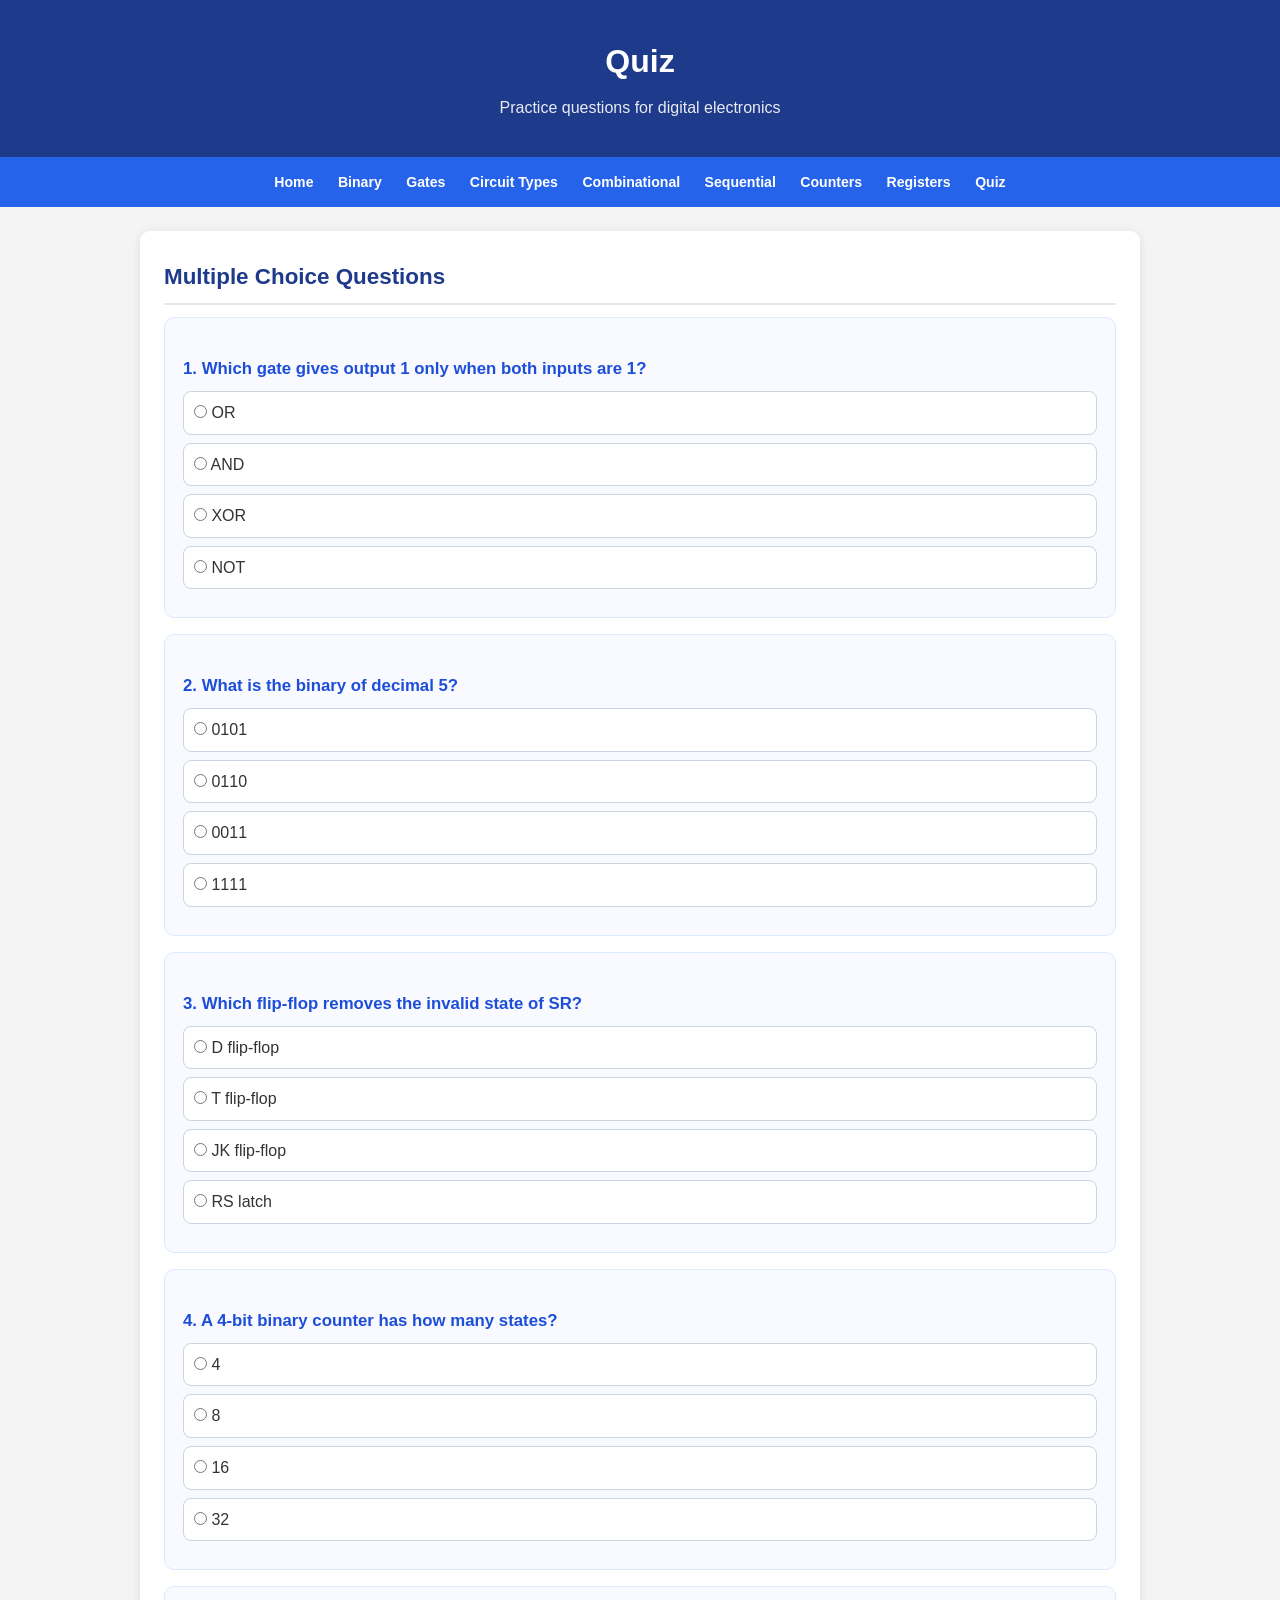
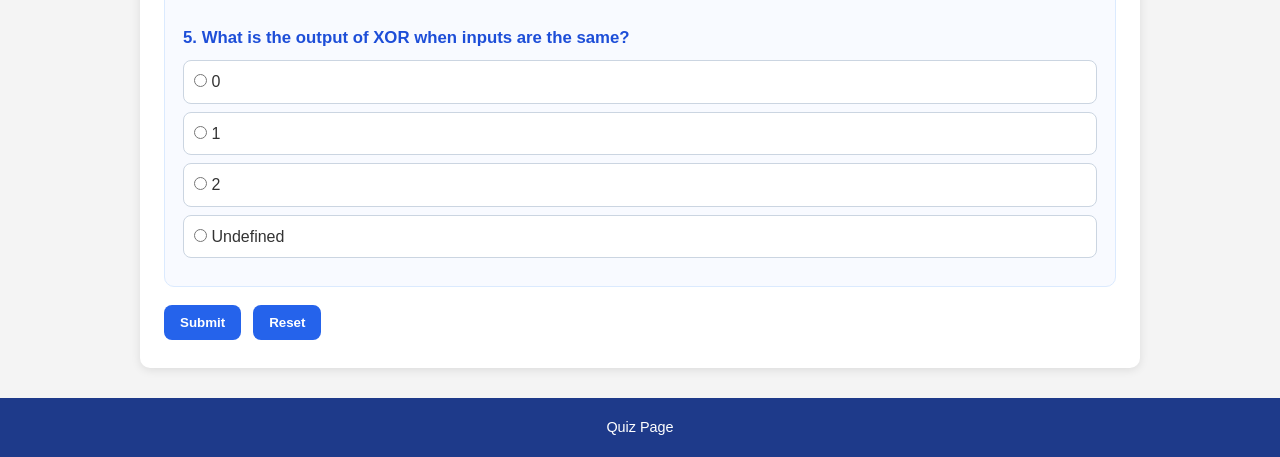
<file: quiz.html>
<!DOCTYPE html>
<html lang="en">
<head>
  <meta charset="UTF-8" />
  <meta name="viewport" content="width=device-width, initial-scale=1.0" />
  <title>Digital Electronics Quiz</title>
  <link rel="stylesheet" href="style.css" />
  <style>
    .quiz-card {
      border: 1px solid #dbeafe;
      border-radius: 10px;
      padding: 18px;
      margin-bottom: 16px;
      background: #f8faff;
    }
    .option {
      display: block;
      padding: 8px 10px;
      margin: 8px 0;
      border: 1px solid #cbd5e1;
      border-radius: 8px;
      background: #fff;
      cursor: pointer;
    }
    .correct {
      background: #dcfce7 !important;
      border-color: #22c55e !important;
    }
    .wrong {
      background: #fee2e2 !important;
      border-color: #ef4444 !important;
    }
    .answer {
      margin-top: 10px;
      font-weight: bold;
      color: #1d4ed8;
    }
    .quiz-actions {
      margin-top: 18px;
      display: flex;
      gap: 12px;
      flex-wrap: wrap;
    }
    button {
      border: none;
      background: #2563eb;
      color: white;
      padding: 10px 16px;
      border-radius: 8px;
      cursor: pointer;
      font-weight: bold;
    }
    button:hover {
      background: #1d4ed8;
    }
    .result {
      margin-top: 18px;
      padding: 14px;
      border-radius: 8px;
      background: #eff6ff;
      border-left: 4px solid #2563eb;
      font-weight: bold;
    }
  </style>
</head>
<body>
  <header>
    <h1>Quiz</h1>
    <p>Practice questions for digital electronics</p>
  </header>

  <nav aria-label="Main navigation">
    <a href="index.html">Home</a>
    <a href="binary.html">Binary</a>
    <a href="gates.html">Gates</a>
    <a href="circuits.html">Circuit Types</a>
    <a href="combinational.html">Combinational</a>
    <a href="sequential.html">Sequential</a>
    <a href="counters.html">Counters</a>
    <a href="registers.html">Registers</a>
    <a href="quiz.html">Quiz</a>
  </nav>

  <section>
    <h2>Multiple Choice Questions</h2>

    <form id="quizForm">
      <div class="quiz-card">
        <h3>1. Which gate gives output 1 only when both inputs are 1?</h3>
        <label class="option"><input type="radio" name="q1" value="A"> OR</label>
        <label class="option"><input type="radio" name="q1" value="B"> AND</label>
        <label class="option"><input type="radio" name="q1" value="C"> XOR</label>
        <label class="option"><input type="radio" name="q1" value="D"> NOT</label>
        <div class="answer" id="a1"></div>
      </div>

      <div class="quiz-card">
        <h3>2. What is the binary of decimal 5?</h3>
        <label class="option"><input type="radio" name="q2" value="A"> 0101</label>
        <label class="option"><input type="radio" name="q2" value="B"> 0110</label>
        <label class="option"><input type="radio" name="q2" value="C"> 0011</label>
        <label class="option"><input type="radio" name="q2" value="D"> 1111</label>
        <div class="answer" id="a2"></div>
      </div>

      <div class="quiz-card">
        <h3>3. Which flip-flop removes the invalid state of SR?</h3>
        <label class="option"><input type="radio" name="q3" value="A"> D flip-flop</label>
        <label class="option"><input type="radio" name="q3" value="B"> T flip-flop</label>
        <label class="option"><input type="radio" name="q3" value="C"> JK flip-flop</label>
        <label class="option"><input type="radio" name="q3" value="D"> RS latch</label>
        <div class="answer" id="a3"></div>
      </div>

      <div class="quiz-card">
        <h3>4. A 4-bit binary counter has how many states?</h3>
        <label class="option"><input type="radio" name="q4" value="A"> 4</label>
        <label class="option"><input type="radio" name="q4" value="B"> 8</label>
        <label class="option"><input type="radio" name="q4" value="C"> 16</label>
        <label class="option"><input type="radio" name="q4" value="D"> 32</label>
        <div class="answer" id="a4"></div>
      </div>

      <div class="quiz-card">
        <h3>5. What is the output of XOR when inputs are the same?</h3>
        <label class="option"><input type="radio" name="q5" value="A"> 0</label>
        <label class="option"><input type="radio" name="q5" value="B"> 1</label>
        <label class="option"><input type="radio" name="q5" value="C"> 2</label>
        <label class="option"><input type="radio" name="q5" value="D"> Undefined</label>
        <div class="answer" id="a5"></div>
      </div>

      <div class="quiz-actions">
        <button type="button" onclick="checkAnswers()">Submit</button>
        <button type="reset" onclick="clearFeedback()">Reset</button>
      </div>

      <div id="result" class="result" style="display:none;"></div>
    </form>
  </section>

  <script>
    const answers = {
      q1: { value: "B", text: "AND" },
      q2: { value: "A", text: "0101" },
      q3: { value: "C", text: "JK flip-flop" },
      q4: { value: "C", text: "16" },
      q5: { value: "A", text: "0" }
    };

    function clearFeedback() {
      document.querySelectorAll(".option").forEach(el => {
        el.classList.remove("correct", "wrong");
      });
      document.querySelectorAll(".answer").forEach(el => {
        el.textContent = "";
      });
      const result = document.getElementById("result");
      result.style.display = "none";
      result.textContent = "";
    }

    function checkAnswers() {
      let score = 0;
      let total = Object.keys(answers).length;

      Object.keys(answers).forEach((q, index) => {
        const selected = document.querySelector(`input[name="${q}"]:checked`);
        const options = document.querySelectorAll(`input[name="${q}"]`);
        const answerBox = document.getElementById(`a${index + 1}`);
        const correct = answers[q];

        options.forEach(opt => {
          opt.parentElement.classList.remove("correct", "wrong");
          if (opt.value === correct.value) {
            opt.parentElement.classList.add("correct");
          }
        });

        if (selected) {
          if (selected.value === correct.value) {
            selected.parentElement.classList.add("correct");
            answerBox.textContent = `Correct answer: ${correct.text}`;
            score++;
          } else {
            selected.parentElement.classList.add("wrong");
            answerBox.textContent = `Correct answer: ${correct.text}`;
          }
        } else {
          answerBox.textContent = `Correct answer: ${correct.text}`;
        }
      });

      const result = document.getElementById("result");
      result.style.display = "block";
      result.textContent = `You scored ${score} out of ${total}.`;
    }
  </script>

  <footer class="footer">
    <p>Quiz Page</p>
  </footer>
</body>
</html>
</file>
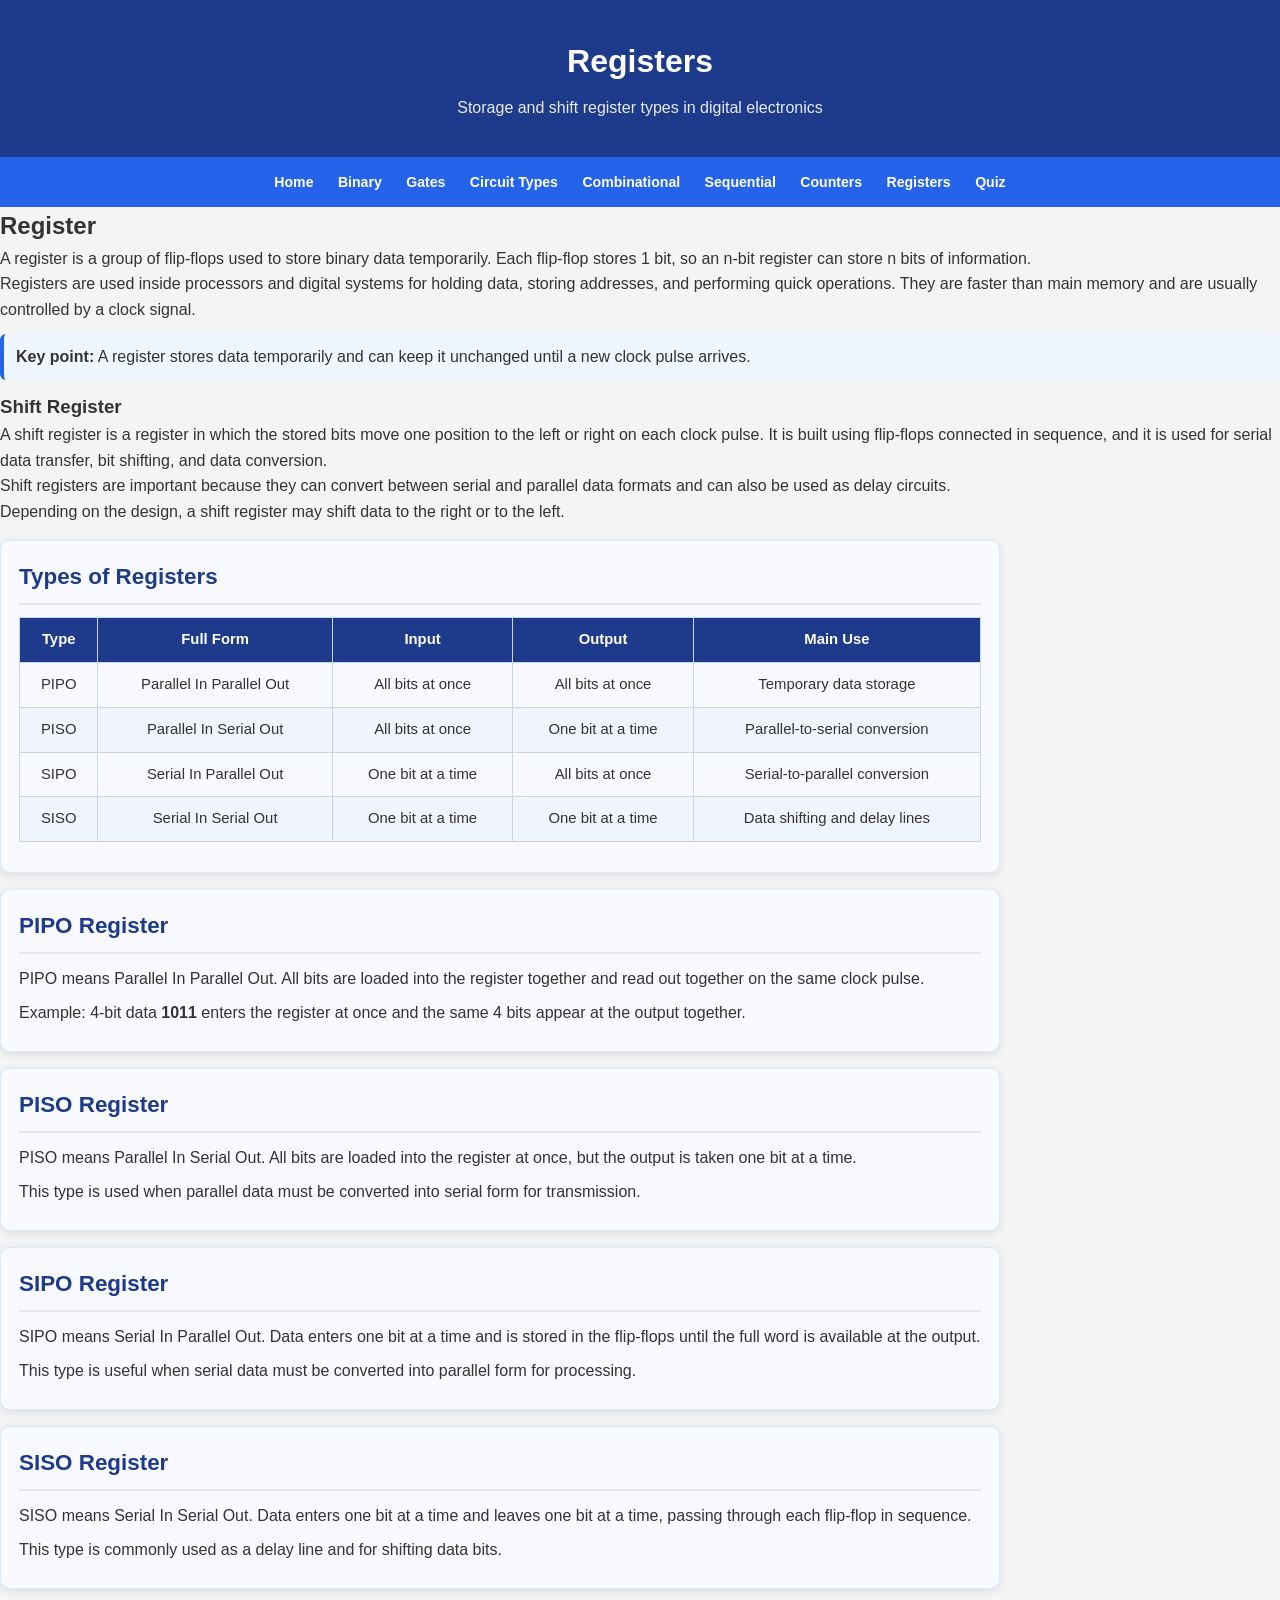
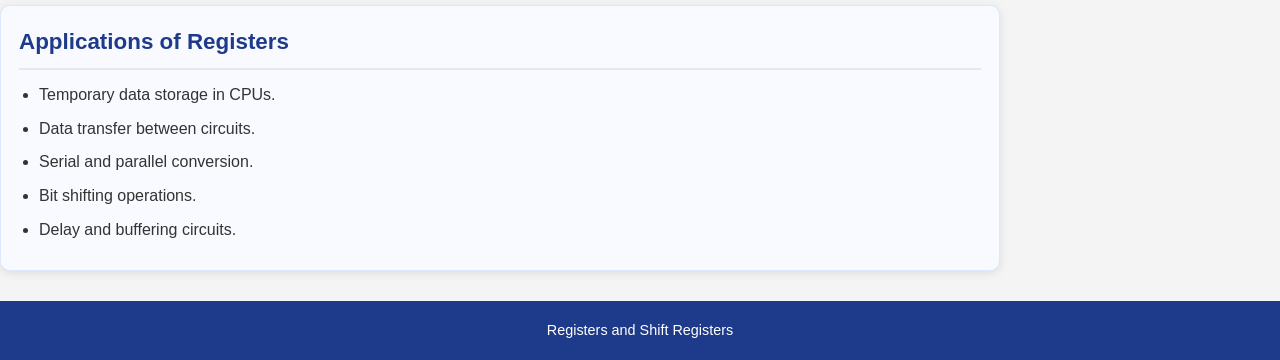
<file: registers.html>
<!DOCTYPE html>
<html lang="en">
<head>
  <meta charset="UTF-8" />
  <meta name="viewport" content="width=device-width, initial-scale=1.0" />
  <title>Registers</title>
  <link rel="stylesheet" href="style.css" />
  <style>
    .card {
      background: #f8faff;
      border: 1px solid #dbeafe;
      border-radius: 10px;
      padding: 18px;
      margin: 16px 0;
    }
    .highlight {
      background: #eff6ff;
      padding: 10px 12px;
      border-left: 4px solid #2563eb;
      border-radius: 6px;
      margin: 12px 0;
    }
    table {
      width: 100%;
      border-collapse: collapse;
      margin: 12px 0;
    }
    th, td {
      border: 1px solid #cbd5e1;
      padding: 10px;
      text-align: center;
    }
    th {
      background: #dbeafe;
    }
  </style>
</head>
<body>
  <header>
    <h1>Registers</h1>
    <p>Storage and shift register types in digital electronics</p>
  </header>

  <nav aria-label="Main navigation">
    <a href="index.html">Home</a>
    <a href="binary.html">Binary</a>
    <a href="gates.html">Gates</a>
    <a href="circuits.html">Circuit Types</a>
    <a href="combinational.html">Combinational</a>
    <a href="sequential.html">Sequential</a>
    <a href="counters.html">Counters</a>
    <a href="registers.html">Registers</a>
    <a href="quiz.html">Quiz</a>
  </nav>

   
<h2>Register</h2>
<p>A register is a group of flip-flops used to store binary data temporarily. Each flip-flop stores 1 bit, so an n-bit register can store n bits of information.</p>

<p>Registers are used inside processors and digital systems for holding data, storing addresses, and performing quick operations. They are faster than main memory and are usually controlled by a clock signal.</p>

<div class="highlight">
  <strong>Key point:</strong> A register stores data temporarily and can keep it unchanged until a new clock pulse arrives.
</div>

<h3>Shift Register</h3>
<p>A shift register is a register in which the stored bits move one position to the left or right on each clock pulse. It is built using flip-flops connected in sequence, and it is used for serial data transfer, bit shifting, and data conversion.</p>

<p>Shift registers are important because they can convert between serial and parallel data formats and can also be used as delay circuits.</p>
<p>Depending on the design, a shift register may shift data to the right or to the left.</p>

  <section class="card">
    <h2>Types of Registers</h2>
    <table>
      <thead>
        <tr>
          <th>Type</th>
          <th>Full Form</th>
          <th>Input</th>
          <th>Output</th>
          <th>Main Use</th>
        </tr>
      </thead>
      <tbody>
        <tr>
          <td>PIPO</td>
          <td>Parallel In Parallel Out</td>
          <td>All bits at once</td>
          <td>All bits at once</td>
          <td>Temporary data storage</td>
        </tr>
        <tr>
          <td>PISO</td>
          <td>Parallel In Serial Out</td>
          <td>All bits at once</td>
          <td>One bit at a time</td>
          <td>Parallel-to-serial conversion</td>
        </tr>
        <tr>
          <td>SIPO</td>
          <td>Serial In Parallel Out</td>
          <td>One bit at a time</td>
          <td>All bits at once</td>
          <td>Serial-to-parallel conversion</td>
        </tr>
        <tr>
          <td>SISO</td>
          <td>Serial In Serial Out</td>
          <td>One bit at a time</td>
          <td>One bit at a time</td>
          <td>Data shifting and delay lines</td>
        </tr>
      </tbody>
    </table>
  </section>

  <section class="card">
    <h2>PIPO Register</h2>
    <p>PIPO means Parallel In Parallel Out. All bits are loaded into the register together and read out together on the same clock pulse.</p>
    <p>Example: 4-bit data <strong>1011</strong> enters the register at once and the same 4 bits appear at the output together.</p>
  </section>

  <section class="card">
    <h2>PISO Register</h2>
    <p>PISO means Parallel In Serial Out. All bits are loaded into the register at once, but the output is taken one bit at a time.</p>
    <p>This type is used when parallel data must be converted into serial form for transmission.</p>
  </section>

  <section class="card">
    <h2>SIPO Register</h2>
    <p>SIPO means Serial In Parallel Out. Data enters one bit at a time and is stored in the flip-flops until the full word is available at the output.</p>
    <p>This type is useful when serial data must be converted into parallel form for processing.</p>
  </section>

  <section class="card">
    <h2>SISO Register</h2>
    <p>SISO means Serial In Serial Out. Data enters one bit at a time and leaves one bit at a time, passing through each flip-flop in sequence.</p>
    <p>This type is commonly used as a delay line and for shifting data bits.</p>
  </section>

  <section class="card">
    <h2>Applications of Registers</h2>
    <ul>
      <li>Temporary data storage in CPUs.</li>
      <li>Data transfer between circuits.</li>
      <li>Serial and parallel conversion.</li>
      <li>Bit shifting operations.</li>
      <li>Delay and buffering circuits.</li>
    </ul>
  </section>

  <footer class="footer">
    <p>Registers and Shift Registers</p>
  </footer>
</body>
</html>
</file>
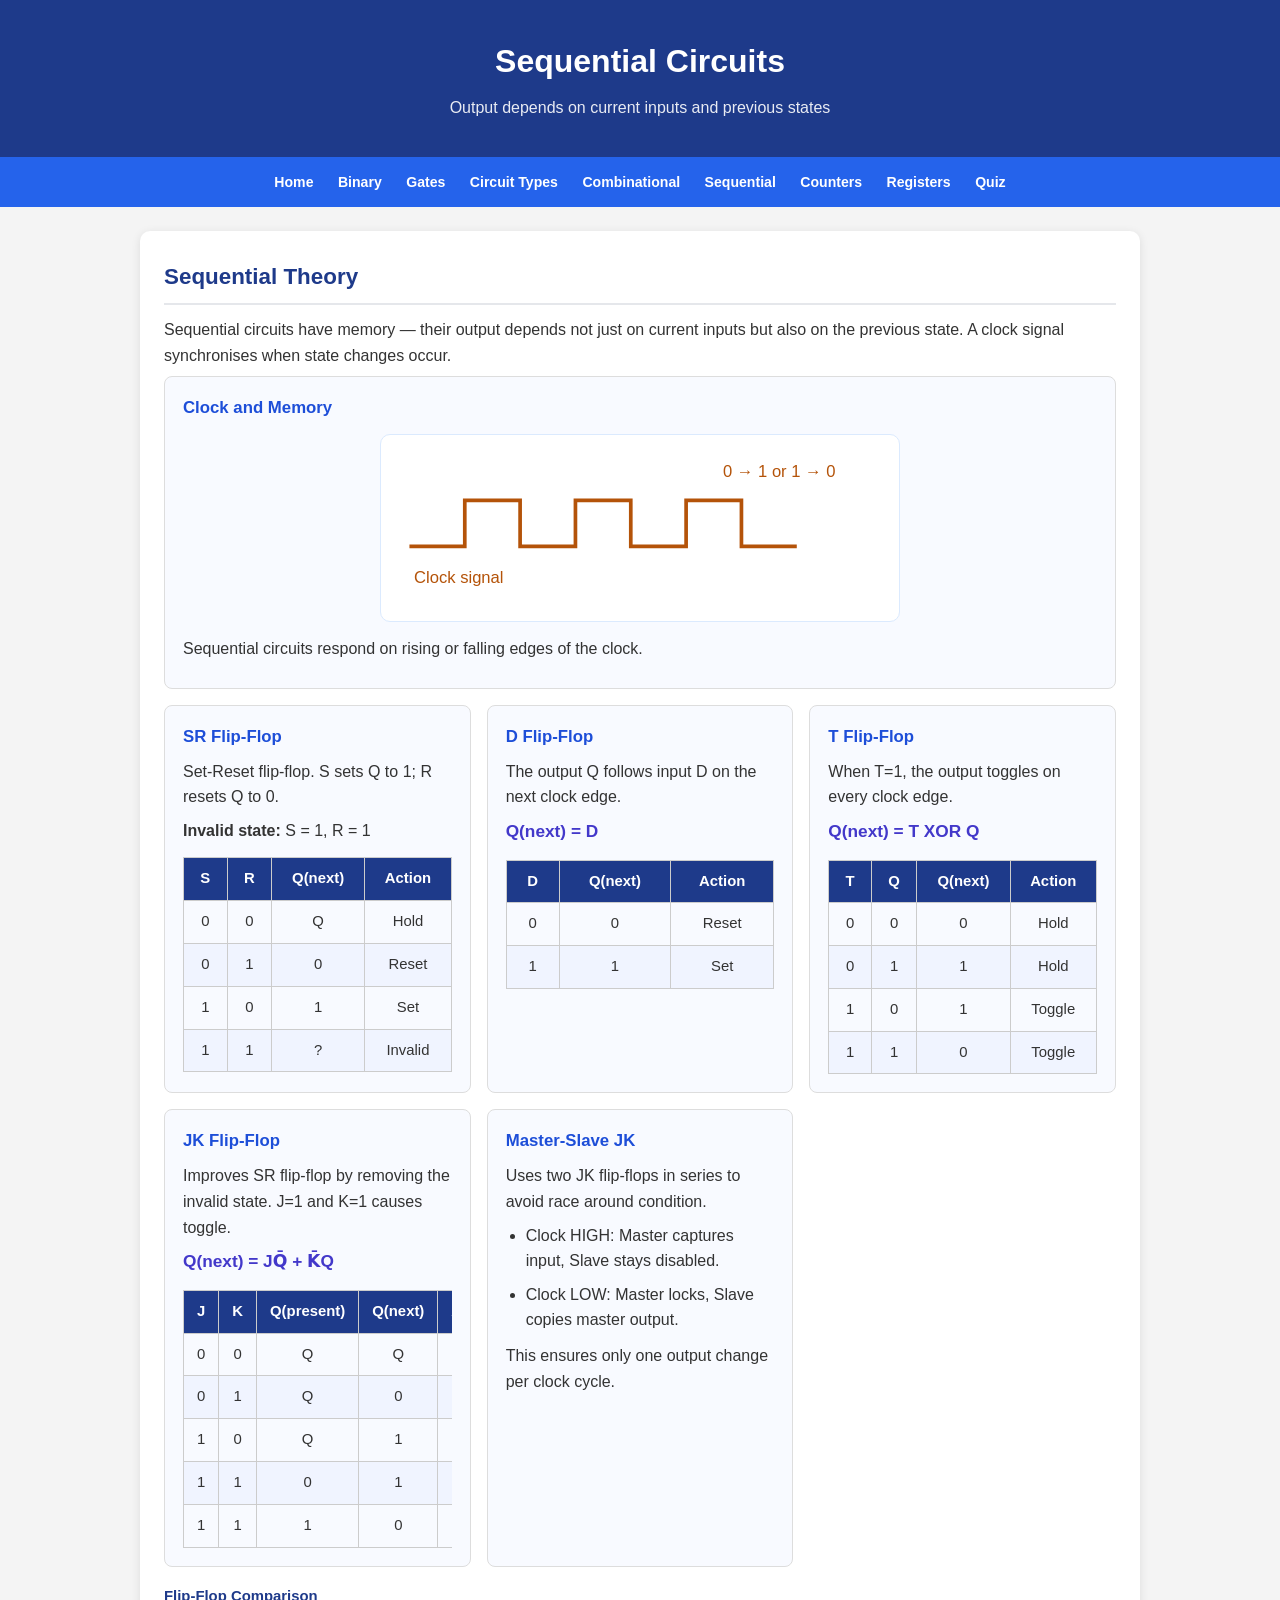
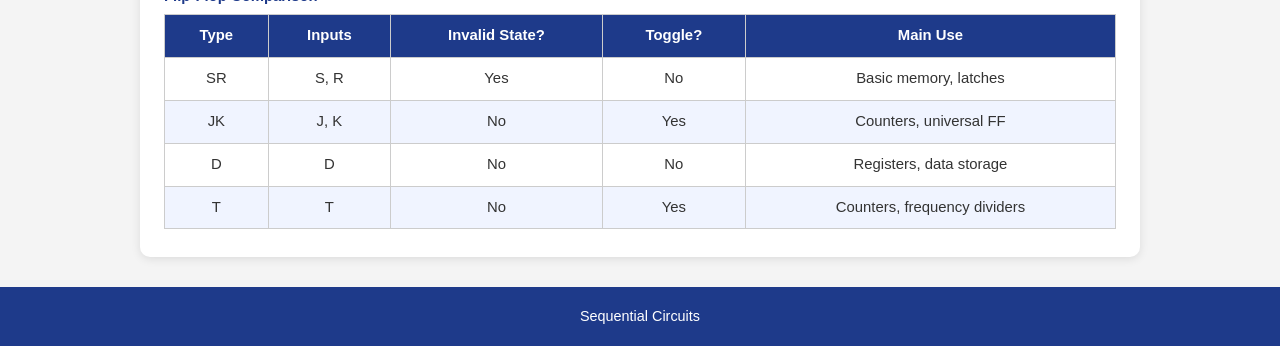
<file: sequential.html>
<!DOCTYPE html>
<html lang="en">
<head>
  <meta charset="UTF-8" />
  <meta name="viewport" content="width=device-width, initial-scale=1.0" />
  <title>Sequential Circuits</title>
  <link rel="stylesheet" href="style.css" />
</head>
<body>
  <header>
    <h1>Sequential Circuits</h1>
    <p>Output depends on current inputs and previous states</p>
  </header>

  <nav aria-label="Main navigation">
    <a href="index.html">Home</a>
    <a href="binary.html">Binary</a>
    <a href="gates.html">Gates</a>
    <a href="circuits.html">Circuit Types</a>
    <a href="combinational.html">Combinational</a>
    <a href="sequential.html">Sequential</a>
    <a href="counters.html">Counters</a>
    <a href="registers.html">Registers</a>
    <a href="quiz.html">Quiz</a>
  </nav>

  <section>
    <h2>Sequential Theory</h2>
    <p>Sequential circuits have memory — their output depends not just on current inputs but also on the previous state. A clock signal synchronises when state changes occur.</p>

    <div class="card">
      <h3>Clock and Memory</h3>
      <svg class="diagram" viewBox="0 0 540 180">
        <path d="M20 110 L80 110 L80 60 L140 60 L140 110 L200 110 L200 60 L260 60 L260 110 L320 110 L320 60 L380 60 L380 110 L440 110" fill="none" stroke="#b45309" stroke-width="4"/>
        <text x="25" y="150" font-size="18" fill="#b45309">Clock signal</text>
        <text x="360" y="35" font-size="18" fill="#b45309">0 → 1 or 1 → 0</text>
      </svg>
      <p>Sequential circuits respond on rising or falling edges of the clock.</p>
    </div>

    <div class="ff-grid">
      <div class="card">
        <h3>SR Flip-Flop</h3>
        <p>Set-Reset flip-flop. S sets Q to 1; R resets Q to 0.</p>
        <p><strong>Invalid state:</strong> S = 1, R = 1</p>
        <div class="table-wrap">
          <table>
            <thead><tr><th>S</th><th>R</th><th>Q(next)</th><th>Action</th></tr></thead>
            <tbody>
              <tr><td>0</td><td>0</td><td>Q</td><td>Hold</td></tr>
              <tr><td>0</td><td>1</td><td>0</td><td>Reset</td></tr>
              <tr><td>1</td><td>0</td><td>1</td><td>Set</td></tr>
              <tr><td>1</td><td>1</td><td>?</td><td>Invalid</td></tr>
            </tbody>
          </table>
        </div>
      </div>

      <div class="card">
        <h3>D Flip-Flop</h3>
        <p>The output Q follows input D on the next clock edge.</p>
        <p class="eq">Q(next) = D</p>
        <div class="table-wrap">
          <table>
            <thead><tr><th>D</th><th>Q(next)</th><th>Action</th></tr></thead>
            <tbody>
              <tr><td>0</td><td>0</td><td>Reset</td></tr>
              <tr><td>1</td><td>1</td><td>Set</td></tr>
            </tbody>
          </table>
        </div>
      </div>

      <div class="card">
        <h3>T Flip-Flop</h3>
        <p>When T=1, the output toggles on every clock edge.</p>
        <p class="eq">Q(next) = T XOR Q</p>
        <div class="table-wrap">
          <table>
            <thead><tr><th>T</th><th>Q</th><th>Q(next)</th><th>Action</th></tr></thead>
            <tbody>
              <tr><td>0</td><td>0</td><td>0</td><td>Hold</td></tr>
              <tr><td>0</td><td>1</td><td>1</td><td>Hold</td></tr>
              <tr><td>1</td><td>0</td><td>1</td><td>Toggle</td></tr>
              <tr><td>1</td><td>1</td><td>0</td><td>Toggle</td></tr>
            </tbody>
          </table>
        </div>
      </div>

      <div class="card">
        <h3>JK Flip-Flop</h3>
        <p>Improves SR flip-flop by removing the invalid state. J=1 and K=1 causes toggle.</p>
        <p class="eq">Q(next) = JQ̄ + K̄Q</p>
        <div class="table-wrap">
          <table>
            <thead><tr><th>J</th><th>K</th><th>Q(present)</th><th>Q(next)</th><th>Action</th></tr></thead>
            <tbody>
              <tr><td>0</td><td>0</td><td>Q</td><td>Q</td><td>Hold</td></tr>
              <tr><td>0</td><td>1</td><td>Q</td><td>0</td><td>Reset</td></tr>
              <tr><td>1</td><td>0</td><td>Q</td><td>1</td><td>Set</td></tr>
              <tr><td>1</td><td>1</td><td>0</td><td>1</td><td>Toggle</td></tr>
              <tr><td>1</td><td>1</td><td>1</td><td>0</td><td>Toggle</td></tr>
            </tbody>
          </table>
        </div>
      </div>

      <div class="card">
        <h3>Master-Slave JK</h3>
        <p>Uses two JK flip-flops in series to avoid race around condition.</p>
        <ul>
          <li>Clock HIGH: Master captures input, Slave stays disabled.</li>
          <li>Clock LOW: Master locks, Slave copies master output.</li>
        </ul>
        <p>This ensures only one output change per clock cycle.</p>
      </div>
    </div>

    <div class="table-wrap" style="margin-top: 18px;">
      <table>
        <caption>Flip-Flop Comparison</caption>
        <thead>
          <tr><th>Type</th><th>Inputs</th><th>Invalid State?</th><th>Toggle?</th><th>Main Use</th></tr>
        </thead>
        <tbody>
          <tr><td>SR</td><td>S, R</td><td>Yes</td><td>No</td><td>Basic memory, latches</td></tr>
          <tr><td>JK</td><td>J, K</td><td>No</td><td>Yes</td><td>Counters, universal FF</td></tr>
          <tr><td>D</td><td>D</td><td>No</td><td>No</td><td>Registers, data storage</td></tr>
          <tr><td>T</td><td>T</td><td>No</td><td>Yes</td><td>Counters, frequency dividers</td></tr>
        </tbody>
      </table>
    </div>
  </section>

  <footer class="footer">
    <p>Sequential Circuits</p>
  </footer>
</body>
</html>
</file>
<file: style.css>
* {
  box-sizing: border-box;
  margin: 0;
  padding: 0;
}

body {
  font-family: Arial, sans-serif;
  background: #f4f4f4;
  color: #333;
  line-height: 1.6;
}

header {
  background: #1e3a8a;
  color: white;
  text-align: center;
  padding: 36px 20px;
}

header h1 {
  font-size: 2rem;
  margin-bottom: 8px;
}

header p {
  font-size: 1rem;
  opacity: 0.9;
}

nav {
  background: #2563eb;
  padding: 10px 6px;
  text-align: center;
  position: sticky;
  top: 0;
  z-index: 100;
  flex-wrap: wrap;
}

nav a {
  color: white;
  text-decoration: none;
  margin: 4px 10px;
  font-weight: bold;
  font-size: 0.88rem;
  display: inline-block;
}

nav a:hover {
  text-decoration: underline;
}

section {
  background: white;
  margin: 24px auto;
  padding: 28px 24px;
  border-radius: 10px;
  box-shadow: 0 2px 10px rgba(0,0,0,0.1);
  max-width: 1000px;
}

section h2 {
  color: #1e3a8a;
  font-size: 1.4rem;
  margin-bottom: 12px;
  border-bottom: 2px solid #e5e7eb;
  padding-bottom: 8px;
}

section h3 {
  color: #1d4ed8;
  margin: 20px 0 8px;
  font-size: 1.05rem;
}

section h4 {
  color: #374151;
  margin: 14px 0 4px;
  font-size: 0.98rem;
  font-weight: bold;
}

section p,
section li {
  margin-bottom: 8px;
}

section ul,
section ol {
  padding-left: 20px;
  margin-bottom: 10px;
}

.table-wrap {
  overflow-x: auto;
  margin-top: 14px;
}

table {
  border-collapse: collapse;
  width: 100%;
  font-size: 0.93rem;
}

caption {
  caption-side: top;
  font-weight: bold;
  color: #1e3a8a;
  margin-bottom: 6px;
  text-align: left;
}

th, td {
  border: 1px solid #ccc;
  padding: 9px 13px;
  text-align: center;
}

thead th {
  background: #1e3a8a;
  color: white;
}

tbody tr:nth-child(even) {
  background: #f0f4ff;
}

.info-box {
  background: #eff6ff;
  border-left: 4px solid #2563eb;
  border-radius: 6px;
  padding: 14px 18px;
  margin: 14px 0;
  font-size: 0.95rem;
}

.badge {
  display: inline-block;
  background: #2563eb;
  color: white;
  font-size: 0.75rem;
  padding: 2px 9px;
  border-radius: 12px;
  margin-left: 8px;
  vertical-align: middle;
}

.grid {
  display: grid;
  gap: 16px;
}

.gate-grid,
.circuit-grid,
.ff-grid,
.counter-grid,
.type-grid {
  display: grid;
  gap: 16px;
  margin-top: 16px;
}

.gate-grid,
.circuit-grid,
.ff-grid,
.counter-grid {
  grid-template-columns: repeat(auto-fit, minmax(280px, 1fr));
}

.type-grid {
  grid-template-columns: repeat(auto-fit, minmax(260px, 1fr));
}

.card {
  border: 1px solid #ddd;
  border-radius: 8px;
  padding: 18px;
  background: #f8faff;
}

.card h3,
.card h4 {
  margin-top: 0;
}

.symbol {
  font-size: 1.4rem;
  font-weight: bold;
  color: #1e3a8a;
  margin: 4px 0 8px;
  word-break: break-word;
}

.eq {
  font-size: 1.08rem;
  font-weight: bold;
  color: #4338ca;
  margin: 6px 0 10px;
}

.combinational {
  background: #ecfdf5;
  border: 2px solid #10b981;
}

.sequential {
  background: #fef3c7;
  border: 2px solid #f59e0b;
}

.footer {
  background: #1e3a8a;
  color: white;
  text-align: center;
  padding: 18px;
  margin-top: 30px;
  font-size: 0.9rem;
}

.diagram {
  width: 100%;
  max-width: 520px;
  height: auto;
  display: block;
  margin: 12px auto 14px;
  background: white;
  border: 1px solid #dbeafe;
  border-radius: 10px;
  padding: 10px;
}

@media (max-width: 600px) {
  nav a {
    margin: 4px 6px;
    font-size: 0.78rem;
  }

  header h1 {
    font-size: 1.5rem;
  }
}
</file>
